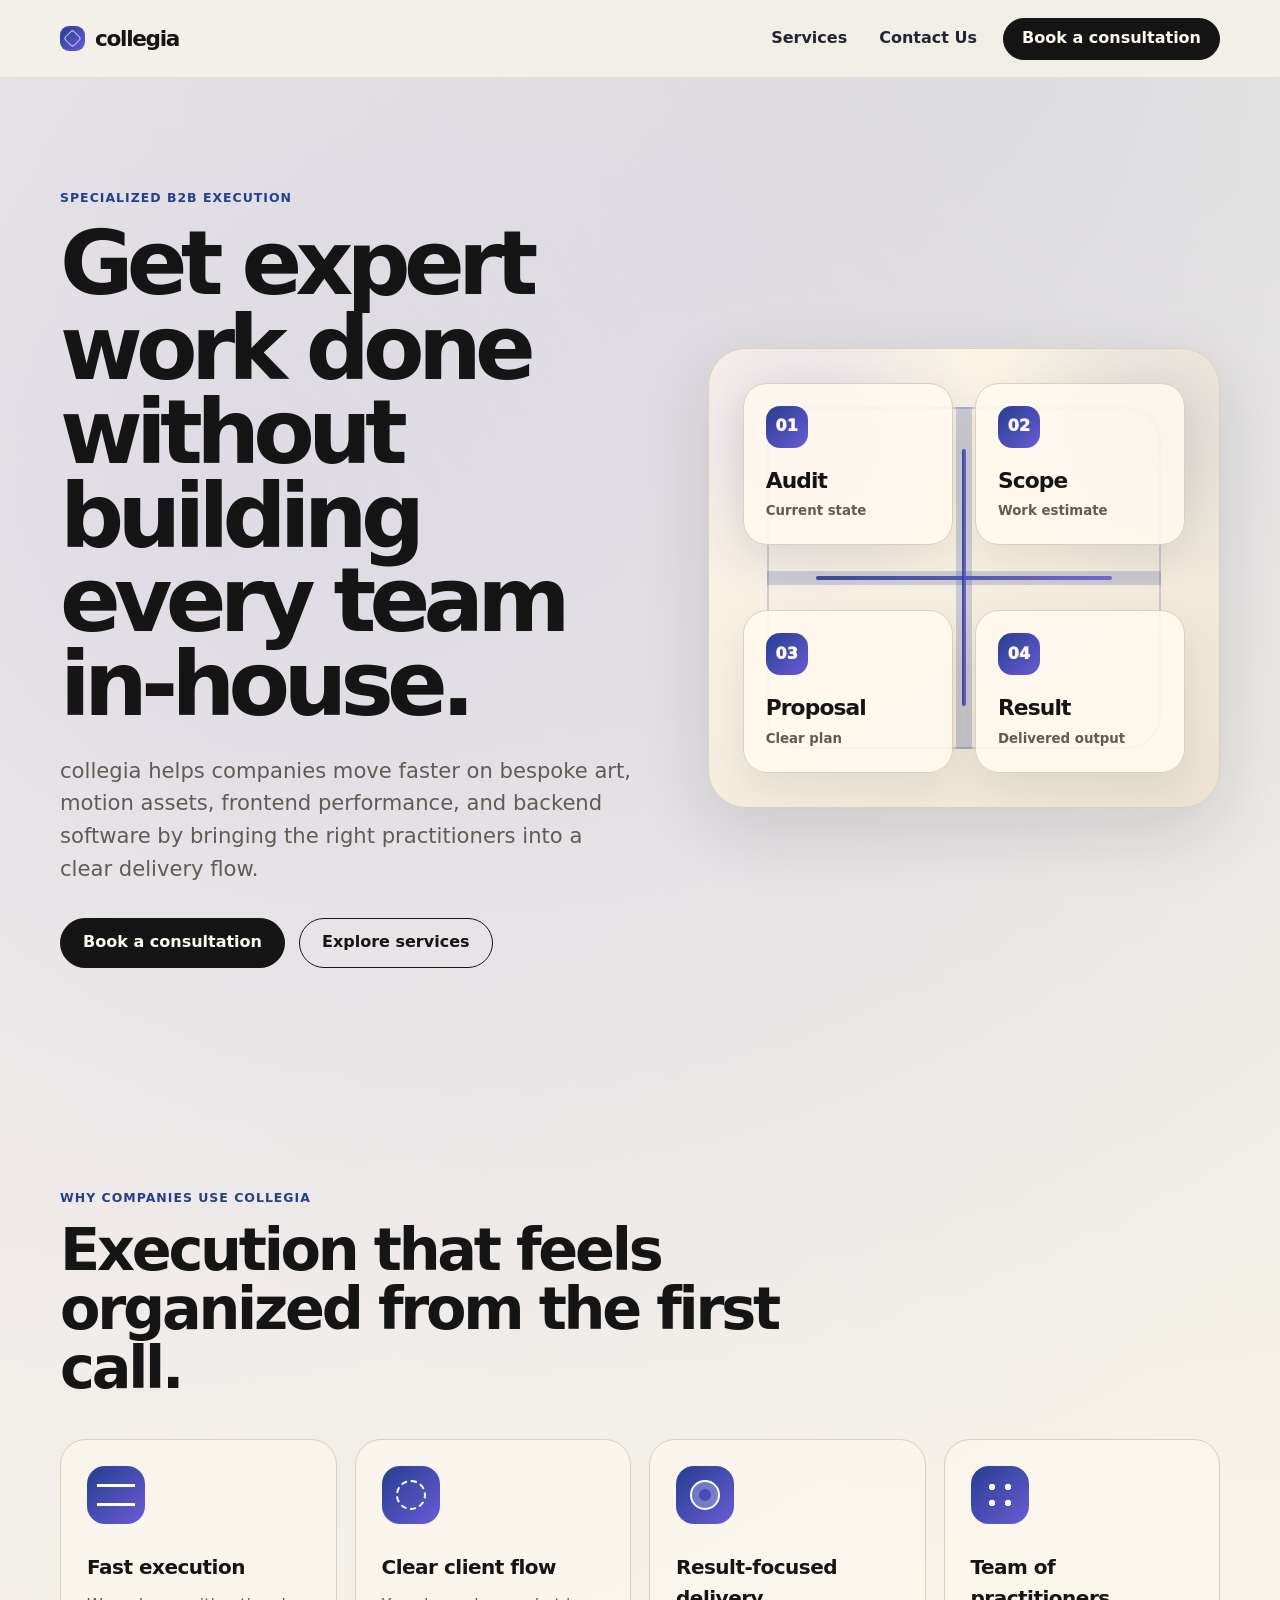
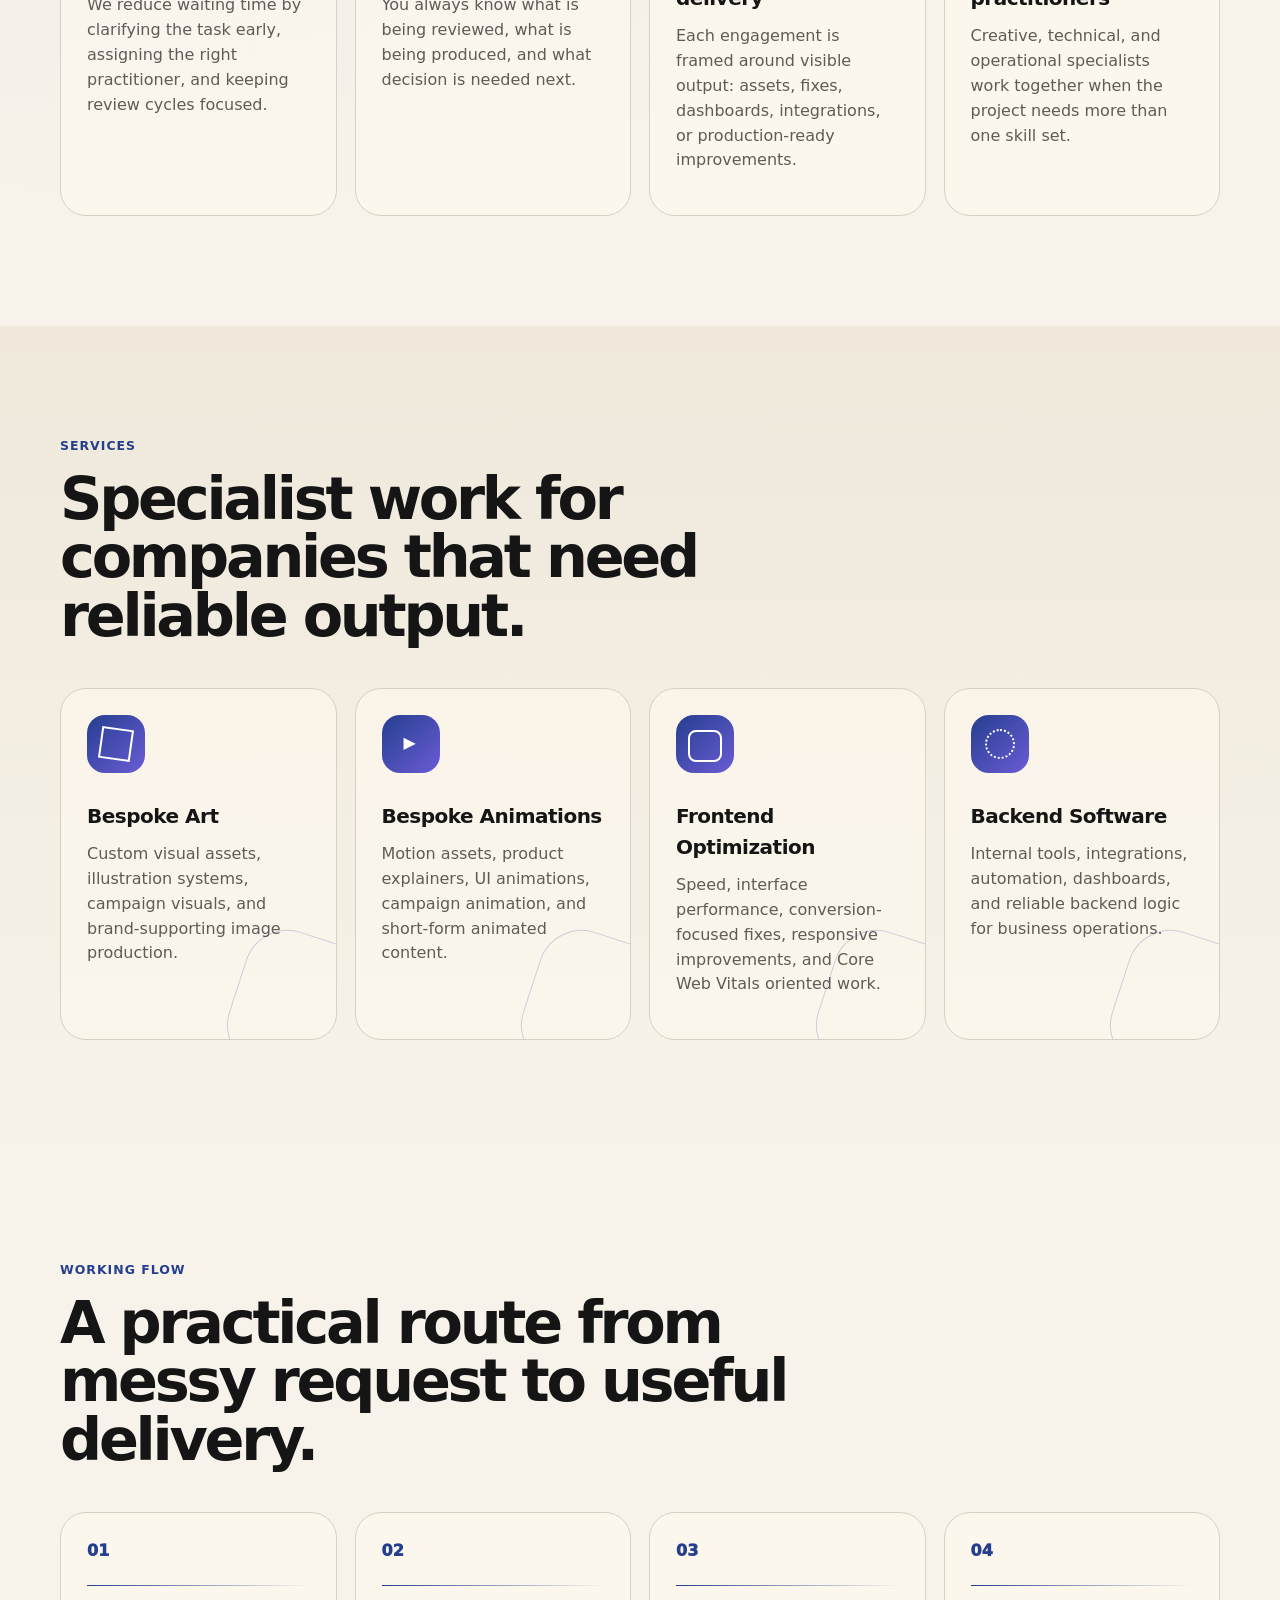
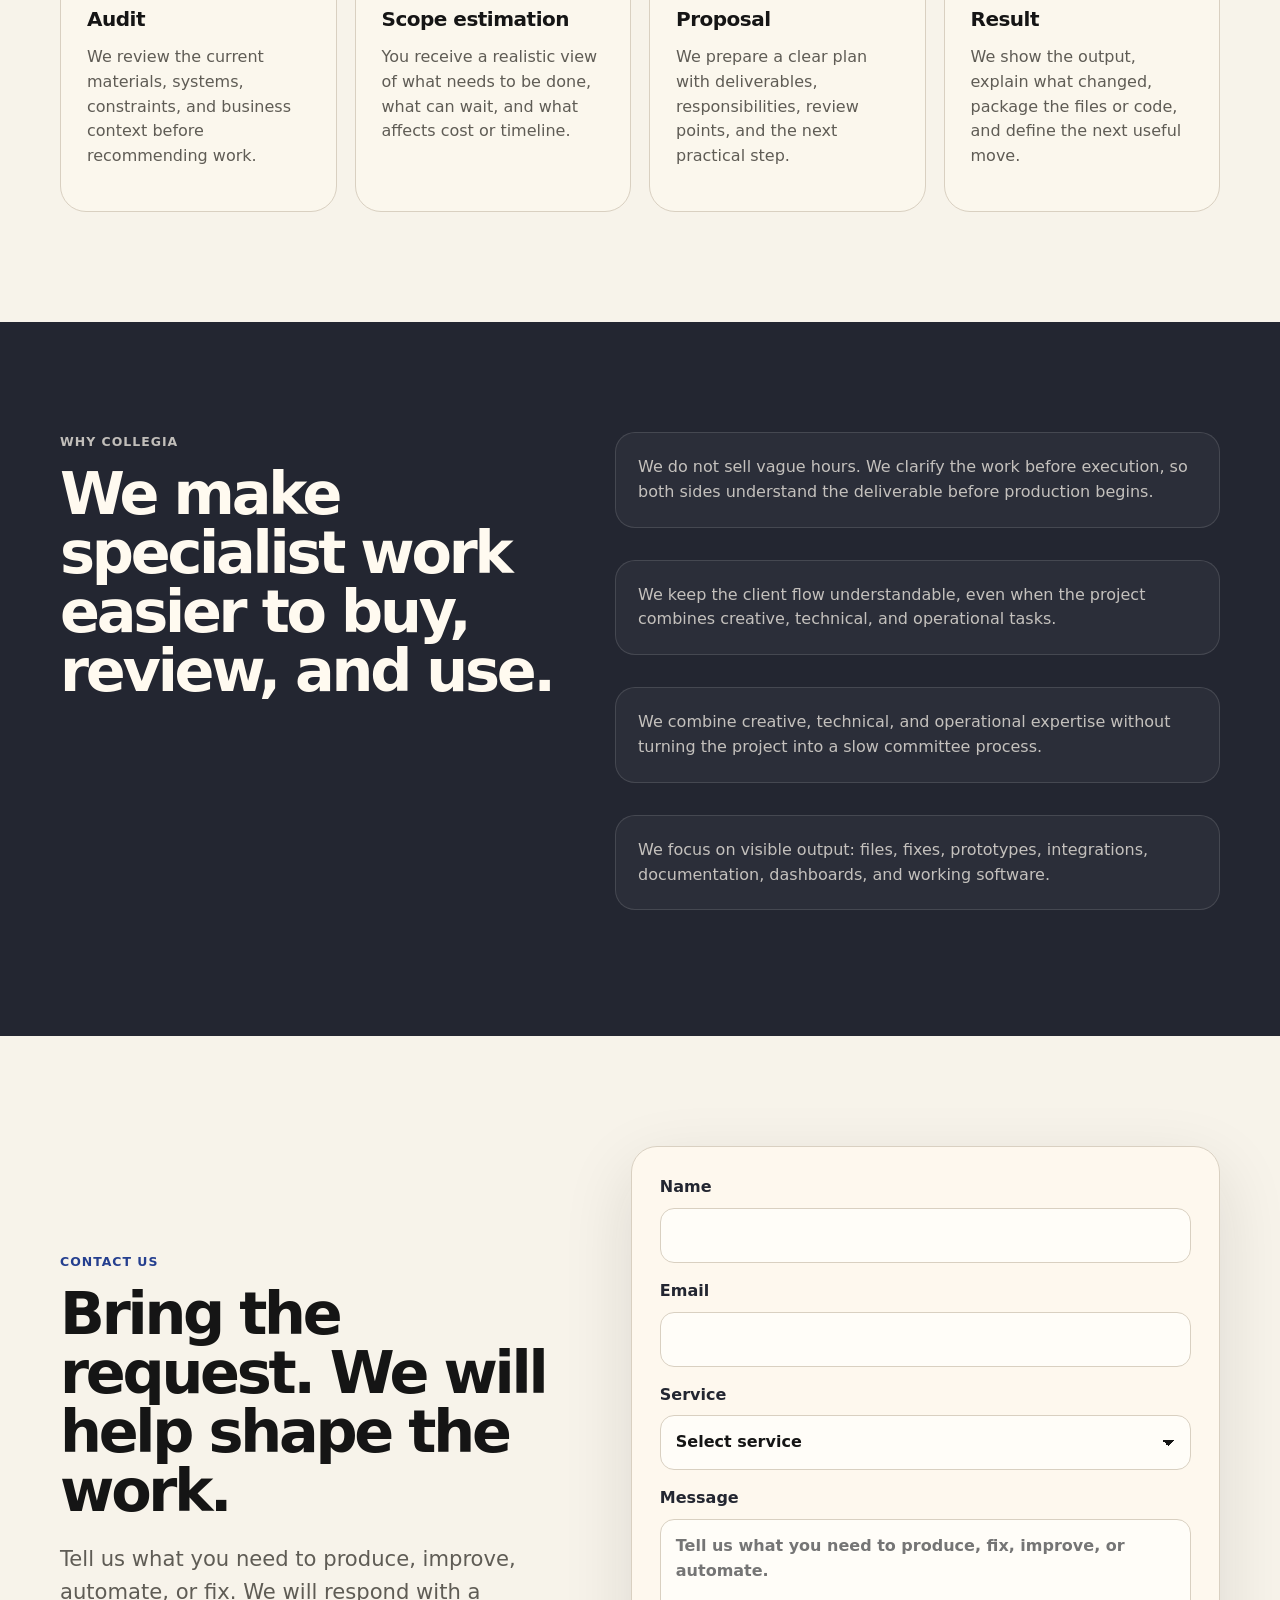
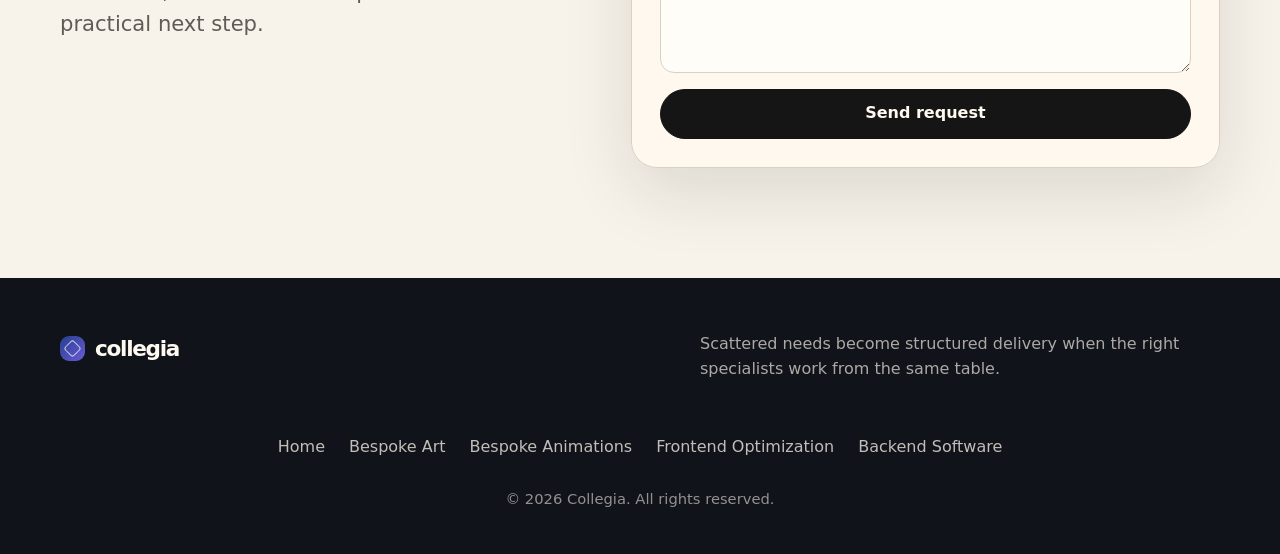
<file: index.html>
<!DOCTYPE html>
<html lang="en">
<head>
  <!-- Google Tag Manager -->
<script>(function(w,d,s,l,i){w[l]=w[l]||[];w[l].push({'gtm.start':
new Date().getTime(),event:'gtm.js'});var f=d.getElementsByTagName(s)[0],
j=d.createElement(s),dl=l!='dataLayer'?'&l='+l:'';j.async=true;j.src=
'https://www.googletagmanager.com/gtm.js?id='+i+dl;f.parentNode.insertBefore(j,f);
})(window,document,'script','dataLayer','GTM-MFV5GR7L');</script>
<!-- End Google Tag Manager -->
  <meta charset="UTF-8">
  <meta name="viewport" content="width=device-width, initial-scale=1.0">

  <title>collegia | B2B execution for art, animation, frontend, and backend</title>
  <meta name="description" content="collegia helps companies get specialized B2B execution in bespoke art, animation, frontend optimization, and backend software without building every capability in-house.">
  <meta name="robots" content="index, follow">
  <meta property="og:title" content="collegia | B2B execution for art, animation, frontend, and backend">
  <meta property="og:description" content="collegia helps companies get specialized B2B execution in bespoke art, animation, frontend optimization, and backend software without building every capability in-house.">
  <meta property="og:type" content="website">

  <link rel="stylesheet" href="style.css">
</head>
<body class="home-page">
  <!-- Google Tag Manager (noscript) -->
<noscript><iframe src="https://www.googletagmanager.com/ns.html?id=GTM-MFV5GR7L"
height="0" width="0" style="display:none;visibility:hidden"></iframe></noscript>
<!-- End Google Tag Manager (noscript) -->
<header class="site-header" data-header>
  <a class="logo" href="index.html" aria-label="collegia home">
    <span class="logo-mark" aria-hidden="true"></span>
    <span class="logo-text">collegia</span>
  </a>

  <button class="menu-toggle" type="button" data-menu-toggle aria-label="Open navigation menu" aria-expanded="false">
    <span></span>
    <span></span>
  </button>

  <nav class="main-nav" data-nav aria-label="Main navigation">
    <div class="dropdown">
      <button class="nav-link dropdown-toggle" type="button" data-dropdown-toggle aria-expanded="false">Services</button>
      <div class="dropdown-menu" aria-label="Services menu">
        <a href="bespoke-art.html">Bespoke Art</a>
        <a href="bespoke-animations.html">Bespoke Animations</a>
        <a href="frontend-optimization.html">Frontend Optimization</a>
        <a href="backend-software.html">Backend Software</a>
      </div>
    </div>
    <a class="nav-link" href="#contact">Contact Us</a>
    <a class="btn btn-small" href="#contact" data-open-contact>Book a consultation</a>
  </nav>
</header>

<main>

<section class="hero section-pad">
  <div class="container hero-grid">
    <div class="hero-copy reveal">
      <p class="eyebrow">Specialized B2B execution</p>
      <h1>Get expert work done without building every team in-house.</h1>
      <p class="lead">collegia helps companies move faster on bespoke art, motion assets, frontend performance, and backend software by bringing the right practitioners into a clear delivery flow.</p>
      <div class="hero-actions">
        <a class="btn" href="#contact">Book a consultation</a>
        <a class="btn btn-ghost" href="#services">Explore services</a>
      </div>
    </div>

    <div class="hero-visual hero-roadmap-visual reveal delay-1" role="img" aria-label="Clean roadmap graphic showing audit, scope, proposal, and delivery">
      <div class="roadmap-track" aria-hidden="true"></div>
      <div class="roadmap-card visual-step-1">
        <span>01</span>
        <strong>Audit</strong>
        <small>Current state</small>
      </div>
      <div class="roadmap-card visual-step-2">
        <span>02</span>
        <strong>Scope</strong>
        <small>Work estimate</small>
      </div>
      <div class="roadmap-card visual-step-3">
        <span>03</span>
        <strong>Proposal</strong>
        <small>Clear plan</small>
      </div>
      <div class="roadmap-card visual-step-4">
        <span>04</span>
        <strong>Result</strong>
        <small>Delivered output</small>
      </div>
    </div>
  </div>
</section>

<section class="section-pad">
  <div class="container">
    <div class="section-head reveal">
      <p class="eyebrow">Why companies use collegia</p>
      <h2>Execution that feels organized from the first call.</h2>
    </div>

    <div class="benefit-grid">
      <article class="feature-card reveal">
        <span class="mini-icon speed" aria-hidden="true"></span>
        <h3>Fast execution</h3>
        <p>We reduce waiting time by clarifying the task early, assigning the right practitioner, and keeping review cycles focused.</p>
      </article>
      <article class="feature-card reveal">
        <span class="mini-icon path" aria-hidden="true"></span>
        <h3>Clear client flow</h3>
        <p>You always know what is being reviewed, what is being produced, and what decision is needed next.</p>
      </article>
      <article class="feature-card reveal">
        <span class="mini-icon target" aria-hidden="true"></span>
        <h3>Result-focused delivery</h3>
        <p>Each engagement is framed around visible output: assets, fixes, dashboards, integrations, or production-ready improvements.</p>
      </article>
      <article class="feature-card reveal">
        <span class="mini-icon team" aria-hidden="true"></span>
        <h3>Team of practitioners</h3>
        <p>Creative, technical, and operational specialists work together when the project needs more than one skill set.</p>
      </article>
    </div>
  </div>
</section>

<section class="section-pad soft-section" id="services">
  <div class="container">
    <div class="section-head reveal">
      <p class="eyebrow">Services</p>
      <h2>Specialist work for companies that need reliable output.</h2>
    </div>

    <div class="service-grid">
      <a class="service-card reveal" href="bespoke-art.html">
        <span class="service-art" aria-hidden="true"></span>
        <h3>Bespoke Art</h3>
        <p>Custom visual assets, illustration systems, campaign visuals, and brand-supporting image production.</p>
      </a>
      <a class="service-card reveal" href="bespoke-animations.html">
        <span class="service-motion" aria-hidden="true"></span>
        <h3>Bespoke Animations</h3>
        <p>Motion assets, product explainers, UI animations, campaign animation, and short-form animated content.</p>
      </a>
      <a class="service-card reveal" href="frontend-optimization.html">
        <span class="service-front" aria-hidden="true"></span>
        <h3>Frontend Optimization</h3>
        <p>Speed, interface performance, conversion-focused fixes, responsive improvements, and Core Web Vitals oriented work.</p>
      </a>
      <a class="service-card reveal" href="backend-software.html">
        <span class="service-back" aria-hidden="true"></span>
        <h3>Backend Software</h3>
        <p>Internal tools, integrations, automation, dashboards, and reliable backend logic for business operations.</p>
      </a>
    </div>
  </div>
</section>

<section class="section-pad">
  <div class="container">
    <div class="section-head reveal">
      <p class="eyebrow">Working flow</p>
      <h2>A practical route from messy request to useful delivery.</h2>
    </div>

    <div class="roadmap">
      <article class="road-step reveal"><span>01</span><h3>Audit</h3><p>We review the current materials, systems, constraints, and business context before recommending work.</p></article>
      <article class="road-step reveal"><span>02</span><h3>Scope estimation</h3><p>You receive a realistic view of what needs to be done, what can wait, and what affects cost or timeline.</p></article>
      <article class="road-step reveal"><span>03</span><h3>Proposal</h3><p>We prepare a clear plan with deliverables, responsibilities, review points, and the next practical step.</p></article>
      <article class="road-step reveal"><span>04</span><h3>Result</h3><p>We show the output, explain what changed, package the files or code, and define the next useful move.</p></article>
    </div>
  </div>
</section>

<section class="section-pad why-section">
  <div class="container why-grid">
    <div class="reveal">
      <p class="eyebrow">Why collegia</p>
      <h2>We make specialist work easier to buy, review, and use.</h2>
    </div>
    <div class="why-list reveal delay-1">
      <p>We do not sell vague hours. We clarify the work before execution, so both sides understand the deliverable before production begins.</p>
      <p>We keep the client flow understandable, even when the project combines creative, technical, and operational tasks.</p>
      <p>We combine creative, technical, and operational expertise without turning the project into a slow committee process.</p>
      <p>We focus on visible output: files, fixes, prototypes, integrations, documentation, dashboards, and working software.</p>
    </div>
  </div>
</section>

<section class="contact-section section-pad" id="contact">
  <div class="container contact-grid">
    <div class="reveal">
      <p class="eyebrow">Contact us</p>
      <h2>Bring the request. We will help shape the work.</h2>
      <p class="lead">Tell us what you need to produce, improve, automate, or fix. We will respond with a practical next step.</p>
    </div>
    <form class="contact-form reveal" action="https://formsubmit.co/arbuzov.h@gmail.com" method="POST">
  <input type="hidden" name="_captcha" value="false">
  <input type="hidden" name="_subject" value="New Collegia Website Lead">
  <input type="hidden" name="_template" value="table">
  <input type="hidden" name="_next" value="https://collegia.biz/thank-you.html">

  <label for="home-name">Name
    <input id="home-name" required name="name" type="text" autocomplete="name">
  </label>

  <label for="home-email">Email
    <input id="home-email" required name="email" type="email" autocomplete="email">
  </label>

  <label for="home-service">Service
    <select id="home-service" name="service">
      <option value="">Select service</option>
      <option value="Bespoke Art">Bespoke Art</option>
      <option value="Bespoke Animations">Bespoke Animations</option>
      <option value="Frontend Optimization">Frontend Optimization</option>
      <option value="Backend Software">Backend Software</option>
      <option value="All">All</option>
    </select>
  </label>

  <label for="home-message">Message
    <textarea id="home-message" name="message" rows="5" placeholder="Tell us what you need to produce, fix, improve, or automate."></textarea>
  </label>

  <button class="btn" type="submit">Send request</button>
</form>
  </div>
</section>

</main>

<footer class="site-footer">
  <div class="container footer-top">
    <a class="logo footer-logo" href="index.html" aria-label="collegia home">
      <span class="logo-mark" aria-hidden="true"></span>
      <span class="logo-text">collegia</span>
    </a>
    <p>Scattered needs become structured delivery when the right specialists work from the same table.</p>
  </div>

  <nav class="footer-nav" aria-label="Footer navigation">
    <a href="index.html">Home</a>
    <a href="bespoke-art.html">Bespoke Art</a>
    <a href="bespoke-animations.html">Bespoke Animations</a>
    <a href="frontend-optimization.html">Frontend Optimization</a>
    <a href="backend-software.html">Backend Software</a>
  </nav>

  <p class="copyright">© 2026 Collegia. All rights reserved.</p>
</footer>
<div class="contact-modal" data-contact-modal aria-hidden="true">
  <div class="modal-backdrop" data-close-modal></div>
  <div class="modal-panel" role="dialog" aria-modal="true" aria-labelledby="modal-title">
    <button class="modal-close" type="button" data-close-modal aria-label="Close contact form">×</button>
    <p class="eyebrow">Consultation</p>
    <h2 id="modal-title">Tell us what needs to move forward.</h2>
    <p class="modal-copy">Share the work, the deadline, and the current situation. We will respond with a practical next step.</p>
<form class="contact-form reveal" action="https://formsubmit.co/arbuzov.h@gmail.com" method="POST">
  <input type="hidden" name="_captcha" value="false">
  <input type="hidden" name="_subject" value="New Collegia Website Lead">
  <input type="hidden" name="_template" value="table">
  <input type="hidden" name="_next" value="https://collegia.biz/thank-you.html">

  <label for="modal-name">Name
    <input id="modal-name" required name="name" type="text" autocomplete="name">
  </label>

  <label for="modal-email">Email
    <input id="modal-email" required name="email" type="email" autocomplete="email">
  </label>

  <label for="modal-service">Service
    <select id="modal-service" name="service">
      <option value="">Select service</option>
      <option value="Bespoke Art">Bespoke Art</option>
      <option value="Bespoke Animations">Bespoke Animations</option>
      <option value="Frontend Optimization">Frontend Optimization</option>
      <option value="Backend Software">Backend Software</option>
      <option value="All">All</option>
    </select>
  </label>

  <label for="modal-message">Message
    <textarea id="modal-message" name="message" rows="5" placeholder="Tell us what you need to produce, fix, improve, or automate."></textarea>
  </label>

  <button class="btn" type="submit">Send request</button>
</form>
  </div>
</div>

<script src="script.js"></script>
</body>
</html>
</file>
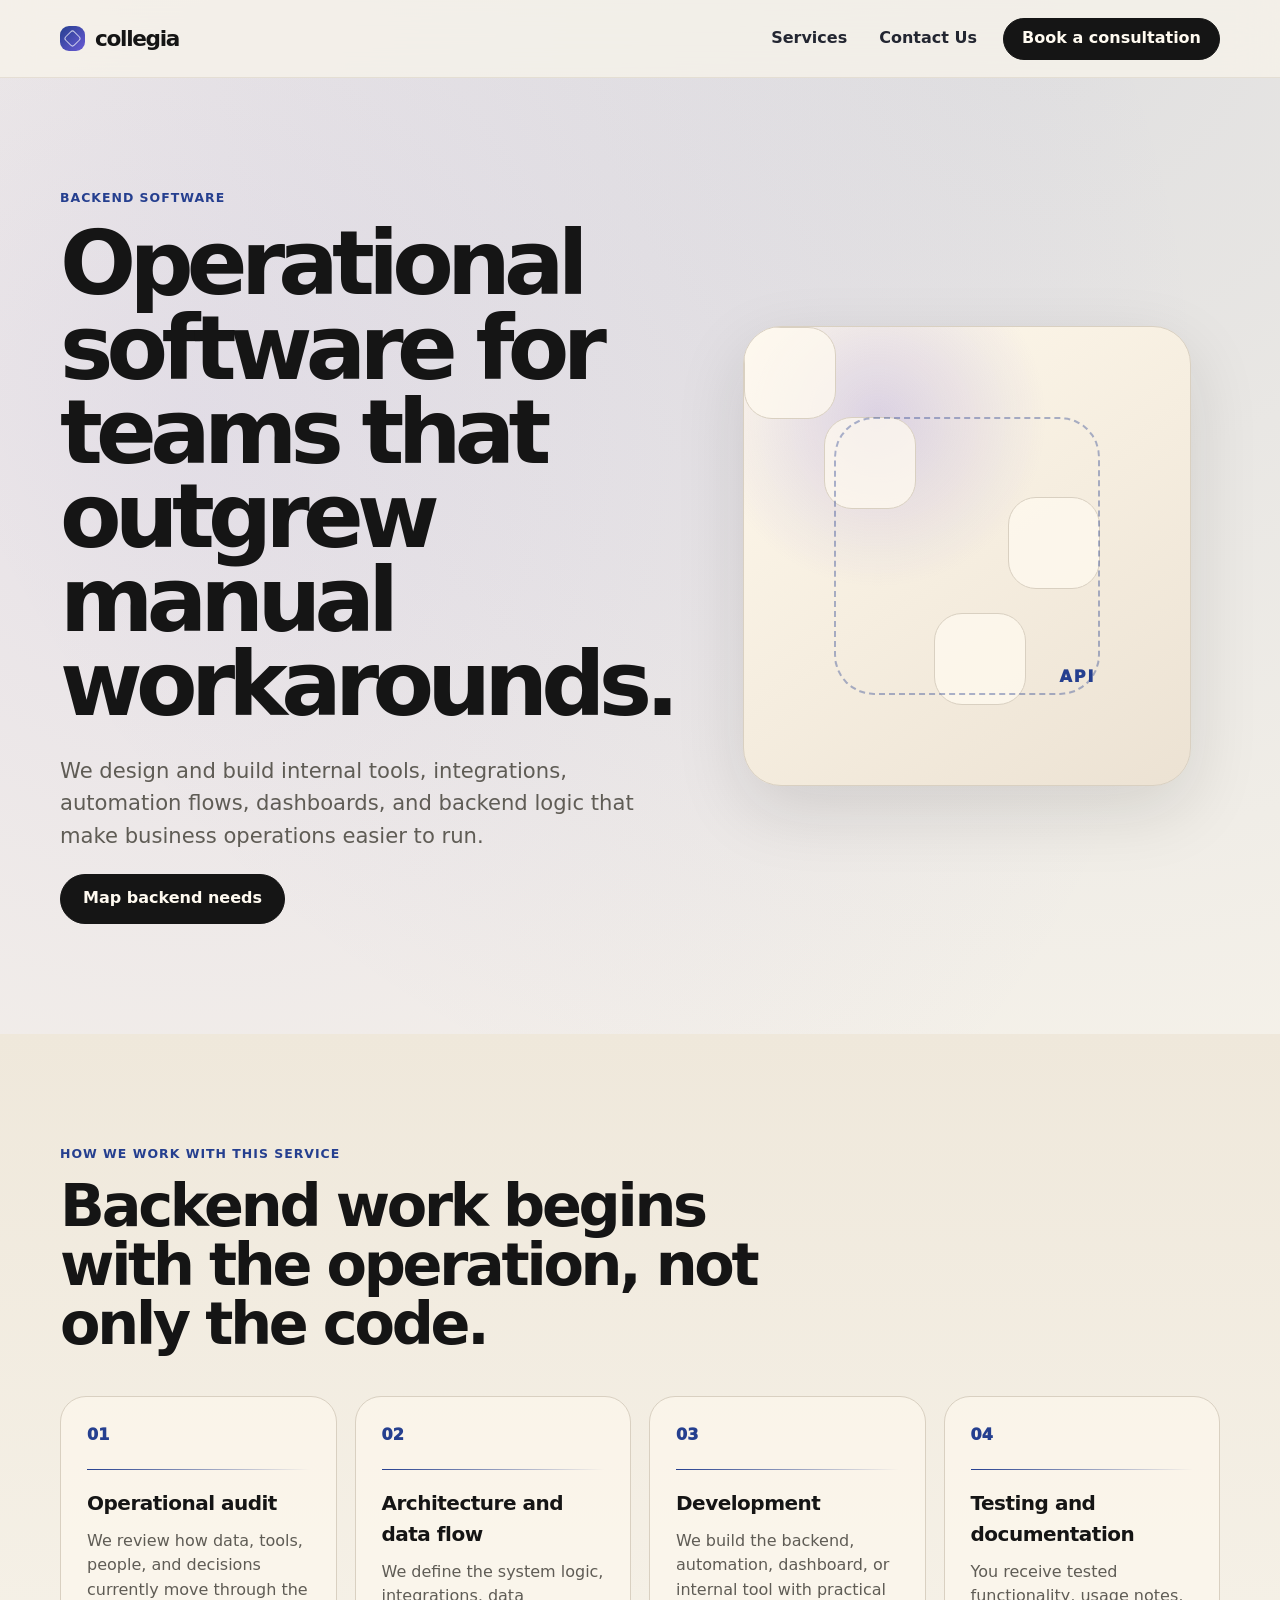
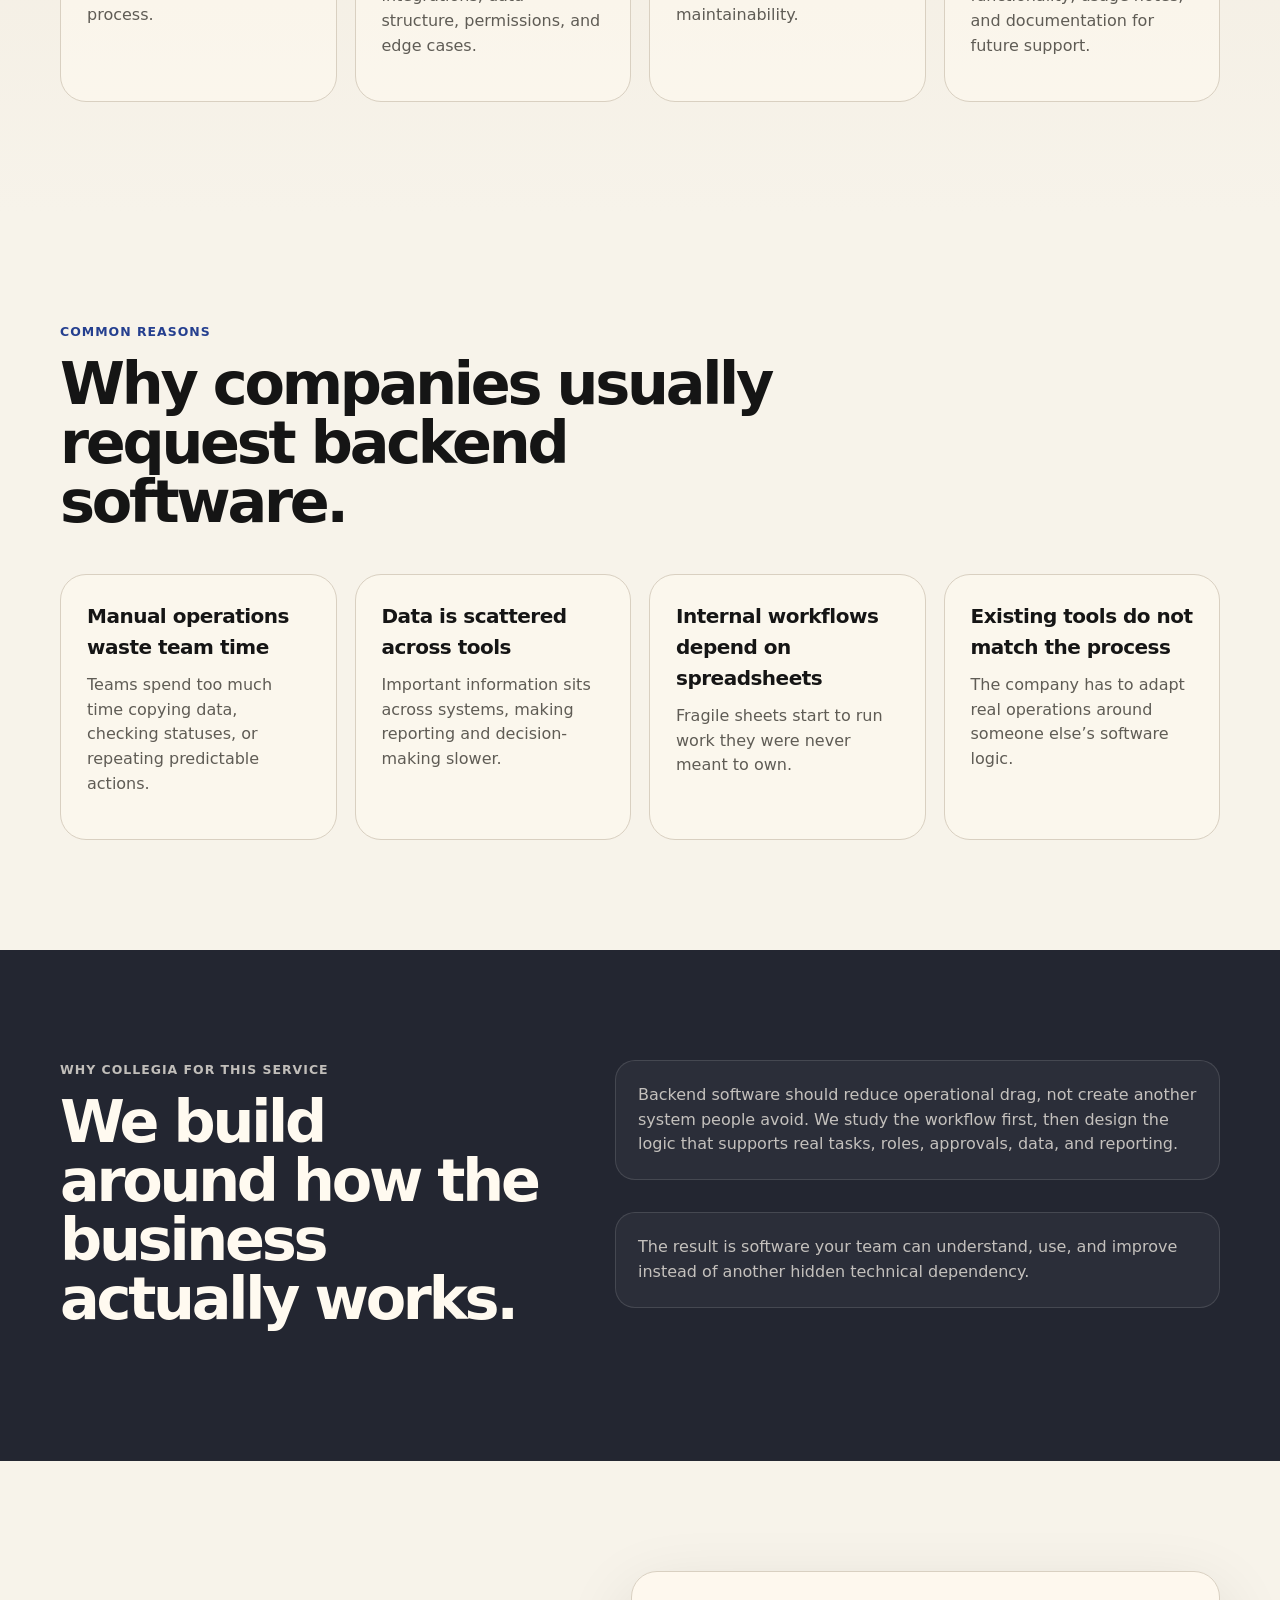
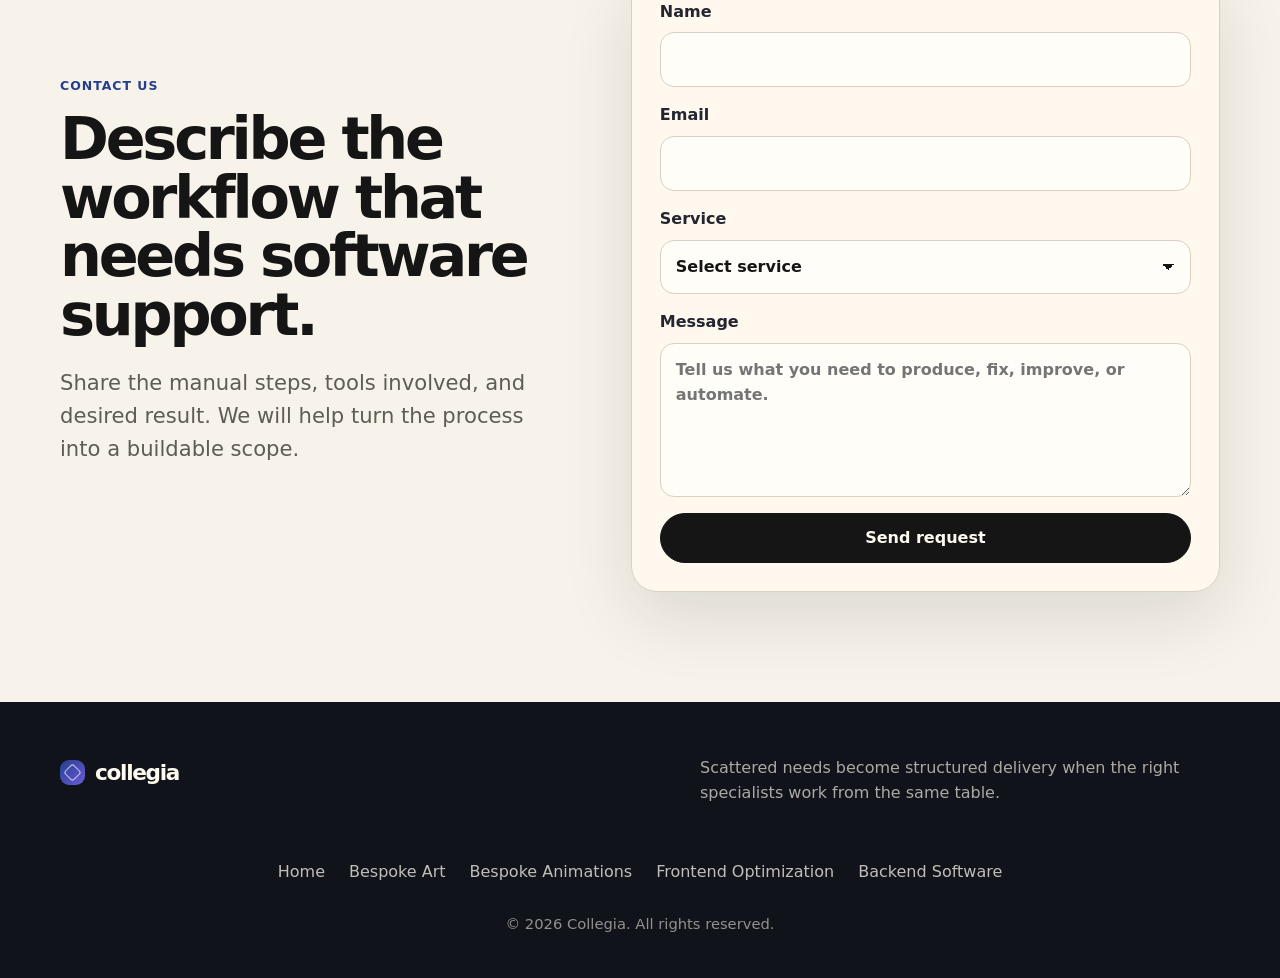
<file: backend-software.html>
<!DOCTYPE html>
<html lang="en">
<head>
  <!-- Google Tag Manager -->
<script>(function(w,d,s,l,i){w[l]=w[l]||[];w[l].push({'gtm.start':
new Date().getTime(),event:'gtm.js'});var f=d.getElementsByTagName(s)[0],
j=d.createElement(s),dl=l!='dataLayer'?'&l='+l:'';j.async=true;j.src=
'https://www.googletagmanager.com/gtm.js?id='+i+dl;f.parentNode.insertBefore(j,f);
})(window,document,'script','dataLayer','GTM-MFV5GR7L');</script>
<!-- End Google Tag Manager -->
  <meta charset="UTF-8">
  <meta name="viewport" content="width=device-width, initial-scale=1.0">

  <title>Backend Software | collegia</title>
  <meta name="description" content="Backend software for internal tools, integrations, automation, dashboards, APIs, and reliable operational workflows.">
  <meta name="robots" content="index, follow">
  <meta property="og:title" content="Backend Software | collegia">
  <meta property="og:description" content="Backend software for internal tools, integrations, automation, dashboards, APIs, and reliable operational workflows.">
  <meta property="og:type" content="website">

  <link rel="stylesheet" href="style.css">
</head>
<body class="page-back">
  <!-- Google Tag Manager (noscript) -->
<noscript><iframe src="https://www.googletagmanager.com/ns.html?id=GTM-MFV5GR7L"
height="0" width="0" style="display:none;visibility:hidden"></iframe></noscript>
<!-- End Google Tag Manager (noscript) -->
<header class="site-header" data-header>
  <a class="logo" href="index.html" aria-label="collegia home">
    <span class="logo-mark" aria-hidden="true"></span>
    <span class="logo-text">collegia</span>
  </a>

  <button class="menu-toggle" type="button" data-menu-toggle aria-label="Open navigation menu" aria-expanded="false">
    <span></span>
    <span></span>
  </button>

  <nav class="main-nav" data-nav aria-label="Main navigation">
    <div class="dropdown">
      <button class="nav-link dropdown-toggle" type="button" data-dropdown-toggle aria-expanded="false">Services</button>
      <div class="dropdown-menu" aria-label="Services menu">
        <a href="bespoke-art.html">Bespoke Art</a>
        <a href="bespoke-animations.html">Bespoke Animations</a>
        <a href="frontend-optimization.html">Frontend Optimization</a>
        <a href="backend-software.html">Backend Software</a>
      </div>
    </div>
    <a class="nav-link" href="#contact">Contact Us</a>
    <a class="btn btn-small" href="#contact" data-open-contact>Book a consultation</a>
  </nav>
</header>

<main>

<section class="hero section-pad service-hero">
  <div class="container hero-grid">
    <div class="reveal">
      <p class="eyebrow">Backend Software</p>
      <h1>Operational software for teams that outgrew manual workarounds.</h1>
      <p class="lead">We design and build internal tools, integrations, automation flows, dashboards, and backend logic that make business operations easier to run.</p>
      <a class="btn" href="#contact">Map backend needs</a>
    </div>
    <div class="backend-visual service-visual reveal delay-1" role="img" aria-label="Abstract visual for Backend Software">
      <span></span><span></span><span></span><span></span><i></i><b></b><em></em>
    </div>
  </div>
</section>

<section class="section-pad soft-section">
  <div class="container">
    <div class="section-head reveal">
      <p class="eyebrow">How we work with this service</p>
      <h2>Backend work begins with the operation, not only the code.</h2>
    </div>
    <div class="roadmap four">
      <article class="road-step reveal"><span>01</span><h3>Operational audit</h3><p>We review how data, tools, people, and decisions currently move through the process.</p></article>
<article class="road-step reveal"><span>02</span><h3>Architecture and data flow</h3><p>We define the system logic, integrations, data structure, permissions, and edge cases.</p></article>
<article class="road-step reveal"><span>03</span><h3>Development</h3><p>We build the backend, automation, dashboard, or internal tool with practical maintainability.</p></article>
<article class="road-step reveal"><span>04</span><h3>Testing and documentation</h3><p>You receive tested functionality, usage notes, and documentation for future support.</p></article>
    </div>
  </div>
</section>

<section class="section-pad">
  <div class="container">
    <div class="section-head reveal">
      <p class="eyebrow">Common reasons</p>
      <h2>Why companies usually request backend software.</h2>
    </div>
    <div class="benefit-grid">
      <article class="feature-card reveal"><h3>Manual operations waste team time</h3><p>Teams spend too much time copying data, checking statuses, or repeating predictable actions.</p></article>
<article class="feature-card reveal"><h3>Data is scattered across tools</h3><p>Important information sits across systems, making reporting and decision-making slower.</p></article>
<article class="feature-card reveal"><h3>Internal workflows depend on spreadsheets</h3><p>Fragile sheets start to run work they were never meant to own.</p></article>
<article class="feature-card reveal"><h3>Existing tools do not match the process</h3><p>The company has to adapt real operations around someone else’s software logic.</p></article>
    </div>
  </div>
</section>

<section class="section-pad why-section">
  <div class="container why-grid">
    <div class="reveal">
      <p class="eyebrow">Why collegia for this service</p>
      <h2>We build around how the business actually works.</h2>
    </div>
    <div class="why-list reveal delay-1">
      <p>Backend software should reduce operational drag, not create another system people avoid. We study the workflow first, then design the logic that supports real tasks, roles, approvals, data, and reporting.</p>
<p>The result is software your team can understand, use, and improve instead of another hidden technical dependency.</p>
    </div>
  </div>
</section>

<section class="contact-section section-pad" id="contact">
  <div class="container contact-grid">
    <div class="reveal">
      <p class="eyebrow">Contact us</p>
      <h2>Describe the workflow that needs software support.</h2>
      <p class="lead">Share the manual steps, tools involved, and desired result. We will help turn the process into a buildable scope.</p>
    </div>
    <form class="contact-form reveal" action="https://formsubmit.co/arbuzov.h@gmail.com" method="POST">
  <input type="hidden" name="_captcha" value="false">
  <input type="hidden" name="_subject" value="New Collegia Website Lead">
  <input type="hidden" name="_template" value="table">
  <input type="hidden" name="_next" value="https://collegia.biz/thank-you.html">

  <label for="backendsoftware-name">Name
    <input id="backendsoftware-name" required name="name" type="text" autocomplete="name">
  </label>

  <label for="backendsoftware-email">Email
    <input id="backendsoftware-email" required name="email" type="email" autocomplete="email">
  </label>

  <label for="backendsoftware-service">Service
    <select id="backendsoftware-service" name="service">
      <option value="">Select service</option>
      <option value="Bespoke Art">Bespoke Art</option>
      <option value="Bespoke Animations">Bespoke Animations</option>
      <option value="Frontend Optimization">Frontend Optimization</option>
      <option value="Backend Software">Backend Software</option>
      <option value="All">All</option>
    </select>
  </label>

  <label for="backendsoftware-message">Message
    <textarea id="backendsoftware-message" name="message" rows="5" placeholder="Tell us what you need to produce, fix, improve, or automate."></textarea>
  </label>

  <button class="btn" type="submit">Send request</button>
</form>
  </div>
</section>

</main>

<footer class="site-footer">
  <div class="container footer-top">
    <a class="logo footer-logo" href="index.html" aria-label="collegia home">
      <span class="logo-mark" aria-hidden="true"></span>
      <span class="logo-text">collegia</span>
    </a>
    <p>Scattered needs become structured delivery when the right specialists work from the same table.</p>
  </div>

  <nav class="footer-nav" aria-label="Footer navigation">
    <a href="index.html">Home</a>
    <a href="bespoke-art.html">Bespoke Art</a>
    <a href="bespoke-animations.html">Bespoke Animations</a>
    <a href="frontend-optimization.html">Frontend Optimization</a>
    <a href="backend-software.html">Backend Software</a>
  </nav>

  <p class="copyright">© 2026 Collegia. All rights reserved.</p>
</footer>
<div class="contact-modal" data-contact-modal aria-hidden="true">
  <div class="modal-backdrop" data-close-modal></div>
  <div class="modal-panel" role="dialog" aria-modal="true" aria-labelledby="modal-title">
    <button class="modal-close" type="button" data-close-modal aria-label="Close contact form">×</button>
    <p class="eyebrow">Consultation</p>
    <h2 id="modal-title">Tell us what needs to move forward.</h2>
    <p class="modal-copy">Share the work, the deadline, and the current situation. We will respond with a practical next step.</p>
<form class="contact-form reveal" action="https://formsubmit.co/arbuzov.h@gmail.com" method="POST">
  <input type="hidden" name="_captcha" value="false">
  <input type="hidden" name="_subject" value="New Collegia Website Lead">
  <input type="hidden" name="_template" value="table">
  <input type="hidden" name="_next" value="https://collegia.biz/thank-you.html">

  <label for="modal-name">Name
    <input id="modal-name" required name="name" type="text" autocomplete="name">
  </label>

  <label for="modal-email">Email
    <input id="modal-email" required name="email" type="email" autocomplete="email">
  </label>

  <label for="modal-service">Service
    <select id="modal-service" name="service">
      <option value="">Select service</option>
      <option value="Bespoke Art">Bespoke Art</option>
      <option value="Bespoke Animations">Bespoke Animations</option>
      <option value="Frontend Optimization">Frontend Optimization</option>
      <option value="Backend Software">Backend Software</option>
      <option value="All">All</option>
    </select>
  </label>

  <label for="modal-message">Message
    <textarea id="modal-message" name="message" rows="5" placeholder="Tell us what you need to produce, fix, improve, or automate."></textarea>
  </label>

  <button class="btn" type="submit">Send request</button>
</form>
  </div>
</div>

<script src="script.js"></script>
</body>
</html>
</file>
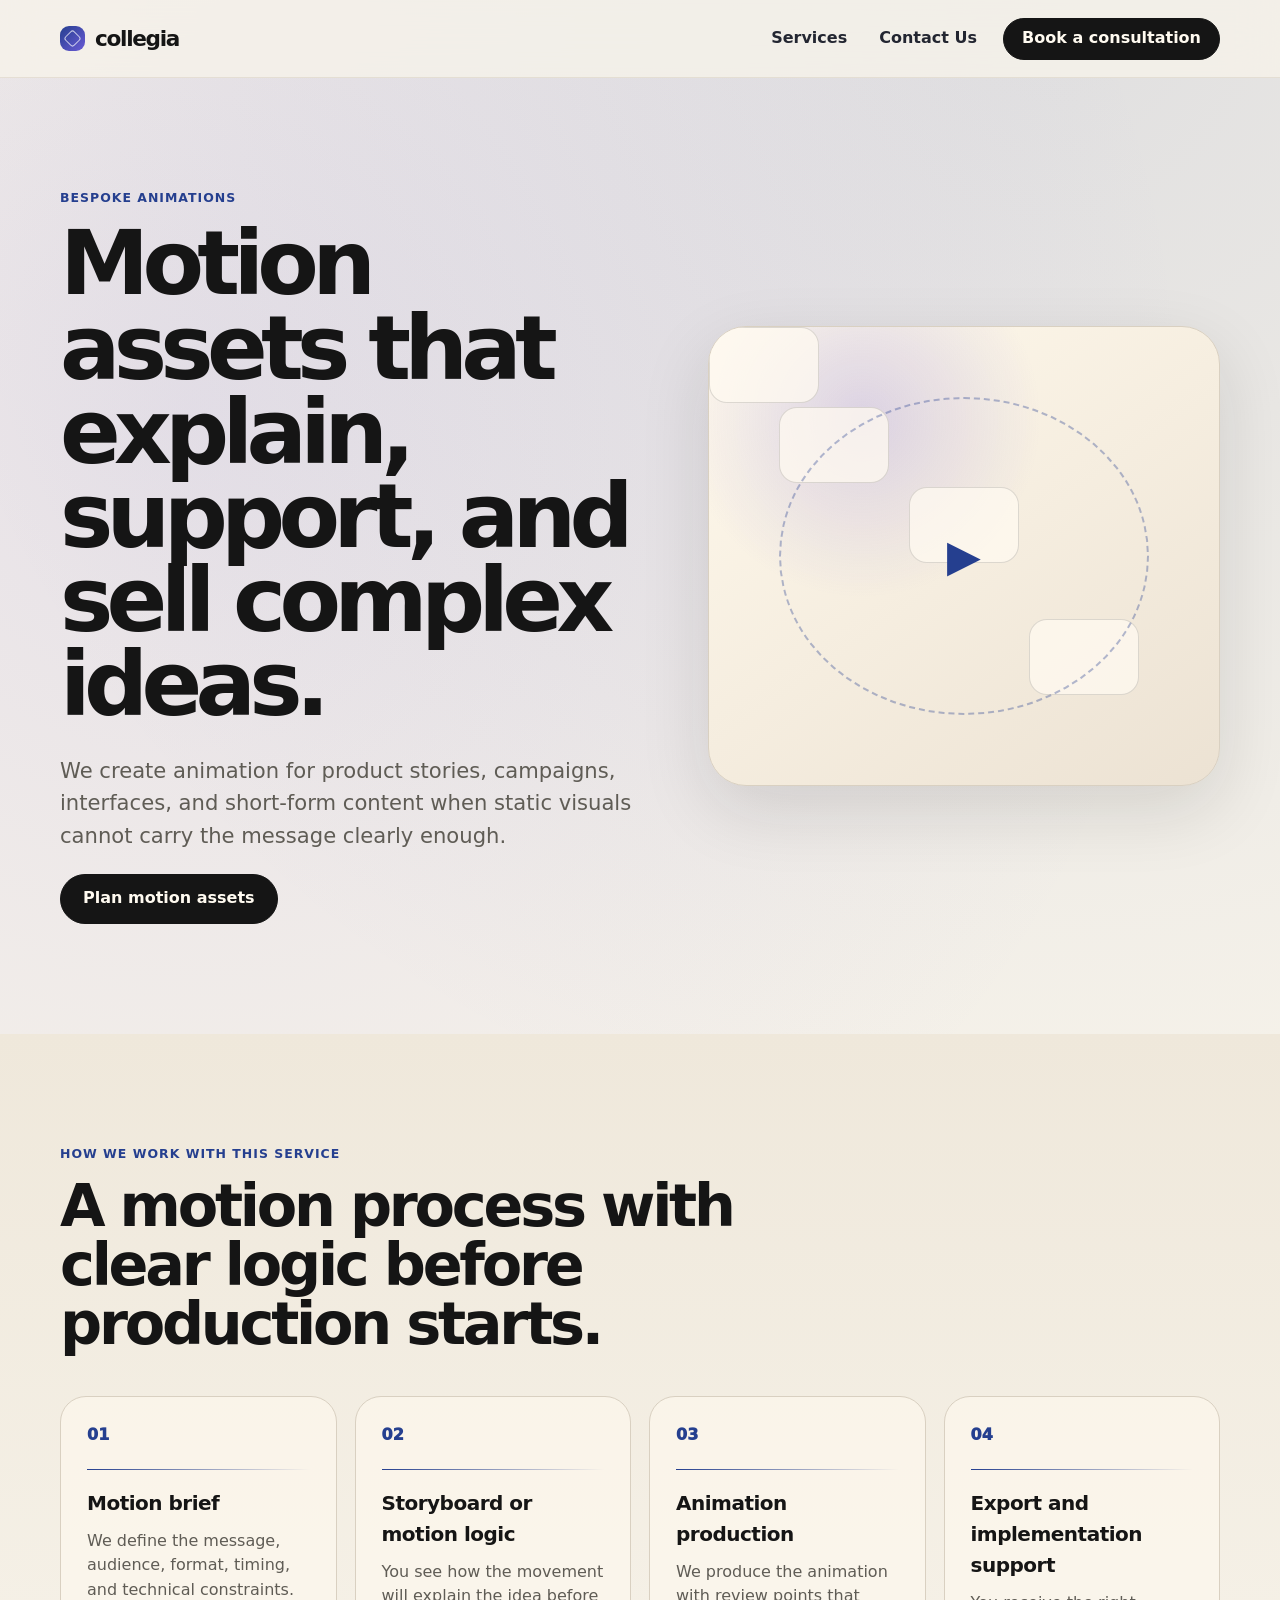
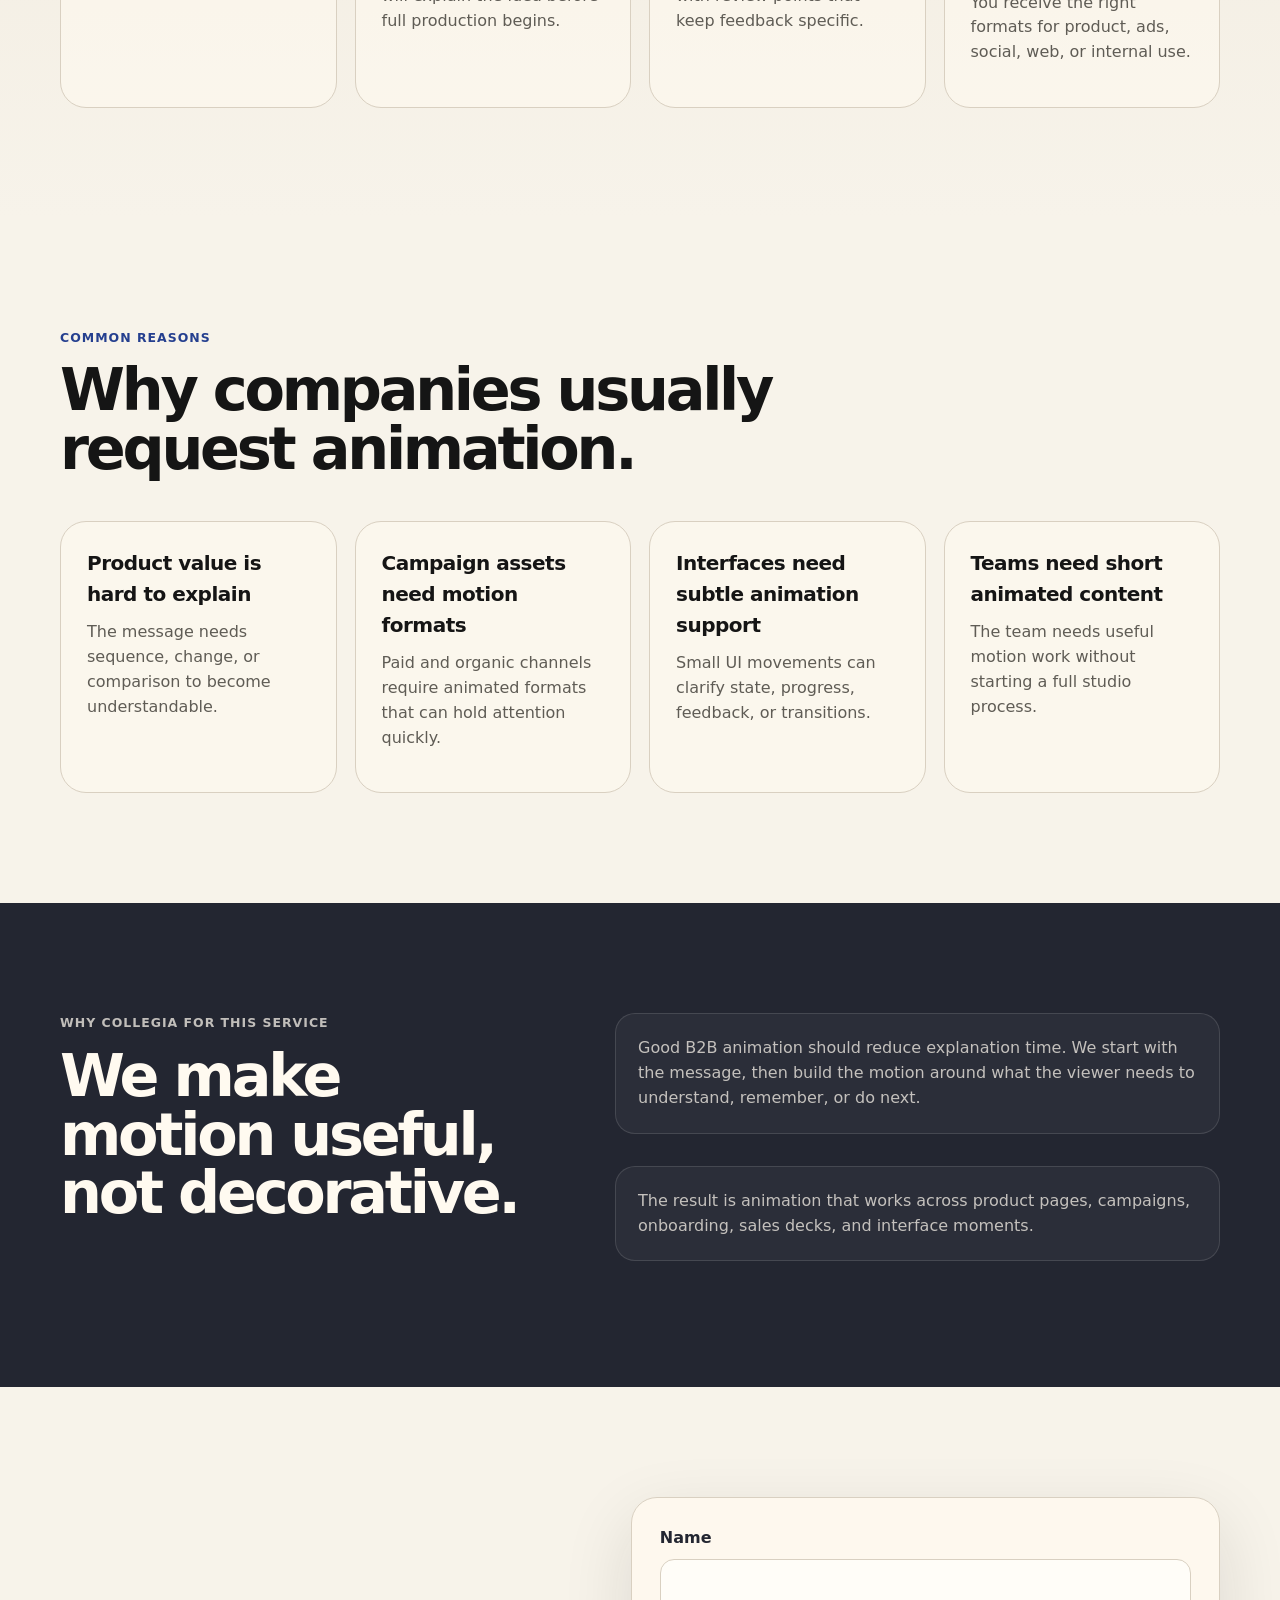
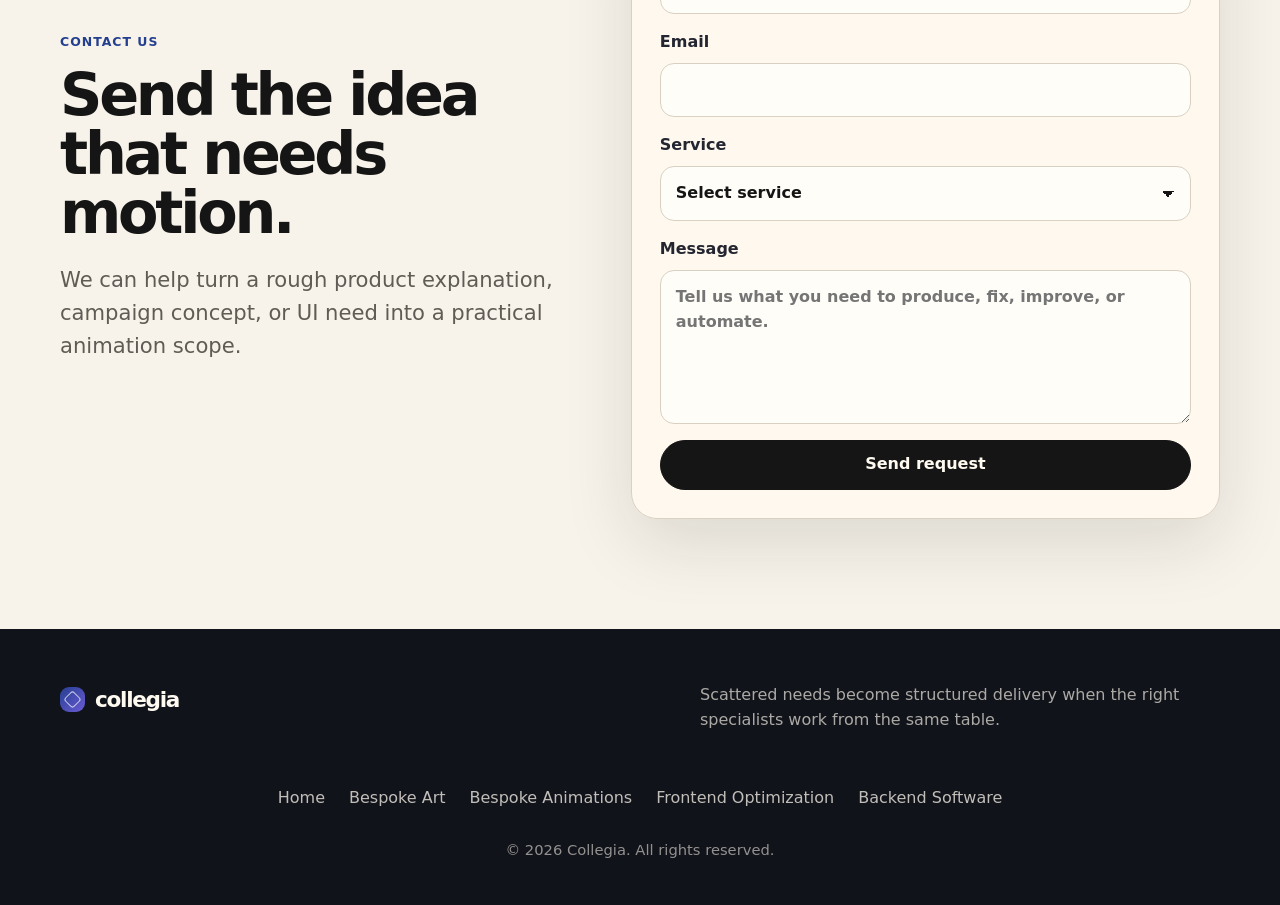
<file: bespoke-animations.html>
<!DOCTYPE html>
<html lang="en">
<head>
  <!-- Google Tag Manager -->
<script>(function(w,d,s,l,i){w[l]=w[l]||[];w[l].push({'gtm.start':
new Date().getTime(),event:'gtm.js'});var f=d.getElementsByTagName(s)[0],
j=d.createElement(s),dl=l!='dataLayer'?'&l='+l:'';j.async=true;j.src=
'https://www.googletagmanager.com/gtm.js?id='+i+dl;f.parentNode.insertBefore(j,f);
})(window,document,'script','dataLayer','GTM-MFV5GR7L');</script>
<!-- End Google Tag Manager -->
  <meta charset="UTF-8">
  <meta name="viewport" content="width=device-width, initial-scale=1.0">

  <title>Bespoke Animations | collegia</title>
  <meta name="description" content="Motion assets, product explainers, UI animations, campaign animation, and short-form animated content for B2B teams.">
  <meta name="robots" content="index, follow">
  <meta property="og:title" content="Bespoke Animations | collegia">
  <meta property="og:description" content="Motion assets, product explainers, UI animations, campaign animation, and short-form animated content for B2B teams.">
  <meta property="og:type" content="website">

  <link rel="stylesheet" href="style.css">
</head>
<body class="page-motion">
  <!-- Google Tag Manager (noscript) -->
<noscript><iframe src="https://www.googletagmanager.com/ns.html?id=GTM-MFV5GR7L"
height="0" width="0" style="display:none;visibility:hidden"></iframe></noscript>
<!-- End Google Tag Manager (noscript) -->
<header class="site-header" data-header>
  <a class="logo" href="index.html" aria-label="collegia home">
    <span class="logo-mark" aria-hidden="true"></span>
    <span class="logo-text">collegia</span>
  </a>

  <button class="menu-toggle" type="button" data-menu-toggle aria-label="Open navigation menu" aria-expanded="false">
    <span></span>
    <span></span>
  </button>

  <nav class="main-nav" data-nav aria-label="Main navigation">
    <div class="dropdown">
      <button class="nav-link dropdown-toggle" type="button" data-dropdown-toggle aria-expanded="false">Services</button>
      <div class="dropdown-menu" aria-label="Services menu">
        <a href="bespoke-art.html">Bespoke Art</a>
        <a href="bespoke-animations.html">Bespoke Animations</a>
        <a href="frontend-optimization.html">Frontend Optimization</a>
        <a href="backend-software.html">Backend Software</a>
      </div>
    </div>
    <a class="nav-link" href="#contact">Contact Us</a>
    <a class="btn btn-small" href="#contact" data-open-contact>Book a consultation</a>
  </nav>
</header>

<main>

<section class="hero section-pad service-hero">
  <div class="container hero-grid">
    <div class="reveal">
      <p class="eyebrow">Bespoke Animations</p>
      <h1>Motion assets that explain, support, and sell complex ideas.</h1>
      <p class="lead">We create animation for product stories, campaigns, interfaces, and short-form content when static visuals cannot carry the message clearly enough.</p>
      <a class="btn" href="#contact">Plan motion assets</a>
    </div>
    <div class="motion-visual service-visual reveal delay-1" role="img" aria-label="Abstract visual for Bespoke Animations">
      <span></span><span></span><span></span><span></span><i></i><b></b><em></em>
    </div>
  </div>
</section>

<section class="section-pad soft-section">
  <div class="container">
    <div class="section-head reveal">
      <p class="eyebrow">How we work with this service</p>
      <h2>A motion process with clear logic before production starts.</h2>
    </div>
    <div class="roadmap four">
      <article class="road-step reveal"><span>01</span><h3>Motion brief</h3><p>We define the message, audience, format, timing, and technical constraints.</p></article>
<article class="road-step reveal"><span>02</span><h3>Storyboard or motion logic</h3><p>You see how the movement will explain the idea before full production begins.</p></article>
<article class="road-step reveal"><span>03</span><h3>Animation production</h3><p>We produce the animation with review points that keep feedback specific.</p></article>
<article class="road-step reveal"><span>04</span><h3>Export and implementation support</h3><p>You receive the right formats for product, ads, social, web, or internal use.</p></article>
    </div>
  </div>
</section>

<section class="section-pad">
  <div class="container">
    <div class="section-head reveal">
      <p class="eyebrow">Common reasons</p>
      <h2>Why companies usually request animation.</h2>
    </div>
    <div class="benefit-grid">
      <article class="feature-card reveal"><h3>Product value is hard to explain</h3><p>The message needs sequence, change, or comparison to become understandable.</p></article>
<article class="feature-card reveal"><h3>Campaign assets need motion formats</h3><p>Paid and organic channels require animated formats that can hold attention quickly.</p></article>
<article class="feature-card reveal"><h3>Interfaces need subtle animation support</h3><p>Small UI movements can clarify state, progress, feedback, or transitions.</p></article>
<article class="feature-card reveal"><h3>Teams need short animated content</h3><p>The team needs useful motion work without starting a full studio process.</p></article>
    </div>
  </div>
</section>

<section class="section-pad why-section">
  <div class="container why-grid">
    <div class="reveal">
      <p class="eyebrow">Why collegia for this service</p>
      <h2>We make motion useful, not decorative.</h2>
    </div>
    <div class="why-list reveal delay-1">
      <p>Good B2B animation should reduce explanation time. We start with the message, then build the motion around what the viewer needs to understand, remember, or do next.</p>
<p>The result is animation that works across product pages, campaigns, onboarding, sales decks, and interface moments.</p>
    </div>
  </div>
</section>

<section class="contact-section section-pad" id="contact">
  <div class="container contact-grid">
    <div class="reveal">
      <p class="eyebrow">Contact us</p>
      <h2>Send the idea that needs motion.</h2>
      <p class="lead">We can help turn a rough product explanation, campaign concept, or UI need into a practical animation scope.</p>
    </div>
    <form class="contact-form reveal" action="https://formsubmit.co/arbuzov.h@gmail.com" method="POST">
  <input type="hidden" name="_captcha" value="false">
  <input type="hidden" name="_subject" value="New Collegia Website Lead">
  <input type="hidden" name="_template" value="table">
  <input type="hidden" name="_next" value="https://collegia.biz/thank-you.html">

  <label for="bespokeanimations-name">Name
    <input id="bespokeanimations-name" required name="name" type="text" autocomplete="name">
  </label>

  <label for="bespokeanimations-email">Email
    <input id="bespokeanimations-email" required name="email" type="email" autocomplete="email">
  </label>

  <label for="bespokeanimations-service">Service
    <select id="bespokeanimations-service" name="service">
      <option value="">Select service</option>
      <option value="Bespoke Art">Bespoke Art</option>
      <option value="Bespoke Animations">Bespoke Animations</option>
      <option value="Frontend Optimization">Frontend Optimization</option>
      <option value="Backend Software">Backend Software</option>
      <option value="All">All</option>
    </select>
  </label>

  <label for="bespokeanimations-message">Message
    <textarea id="bespokeanimations-message" name="message" rows="5" placeholder="Tell us what you need to produce, fix, improve, or automate."></textarea>
  </label>

  <button class="btn" type="submit">Send request</button>
</form>
  </div>
</section>

</main>

<footer class="site-footer">
  <div class="container footer-top">
    <a class="logo footer-logo" href="index.html" aria-label="collegia home">
      <span class="logo-mark" aria-hidden="true"></span>
      <span class="logo-text">collegia</span>
    </a>
    <p>Scattered needs become structured delivery when the right specialists work from the same table.</p>
  </div>

  <nav class="footer-nav" aria-label="Footer navigation">
    <a href="index.html">Home</a>
    <a href="bespoke-art.html">Bespoke Art</a>
    <a href="bespoke-animations.html">Bespoke Animations</a>
    <a href="frontend-optimization.html">Frontend Optimization</a>
    <a href="backend-software.html">Backend Software</a>
  </nav>

  <p class="copyright">© 2026 Collegia. All rights reserved.</p>
</footer>
<div class="contact-modal" data-contact-modal aria-hidden="true">
  <div class="modal-backdrop" data-close-modal></div>
  <div class="modal-panel" role="dialog" aria-modal="true" aria-labelledby="modal-title">
    <button class="modal-close" type="button" data-close-modal aria-label="Close contact form">×</button>
    <p class="eyebrow">Consultation</p>
    <h2 id="modal-title">Tell us what needs to move forward.</h2>
    <p class="modal-copy">Share the work, the deadline, and the current situation. We will respond with a practical next step.</p>
<form class="contact-form reveal" action="https://formsubmit.co/arbuzov.h@gmail.com" method="POST">
  <input type="hidden" name="_captcha" value="false">
  <input type="hidden" name="_subject" value="New Collegia Website Lead">
  <input type="hidden" name="_template" value="table">
  <input type="hidden" name="_next" value="https://collegia.biz/thank-you.html">

  <label for="modal-name">Name
    <input id="modal-name" required name="name" type="text" autocomplete="name">
  </label>

  <label for="modal-email">Email
    <input id="modal-email" required name="email" type="email" autocomplete="email">
  </label>

  <label for="modal-service">Service
    <select id="modal-service" name="service">
      <option value="">Select service</option>
      <option value="Bespoke Art">Bespoke Art</option>
      <option value="Bespoke Animations">Bespoke Animations</option>
      <option value="Frontend Optimization">Frontend Optimization</option>
      <option value="Backend Software">Backend Software</option>
      <option value="All">All</option>
    </select>
  </label>

  <label for="modal-message">Message
    <textarea id="modal-message" name="message" rows="5" placeholder="Tell us what you need to produce, fix, improve, or automate."></textarea>
  </label>

  <button class="btn" type="submit">Send request</button>
</form>
  </div>
</div>

<script src="script.js"></script>
</body>
</html>
</file>
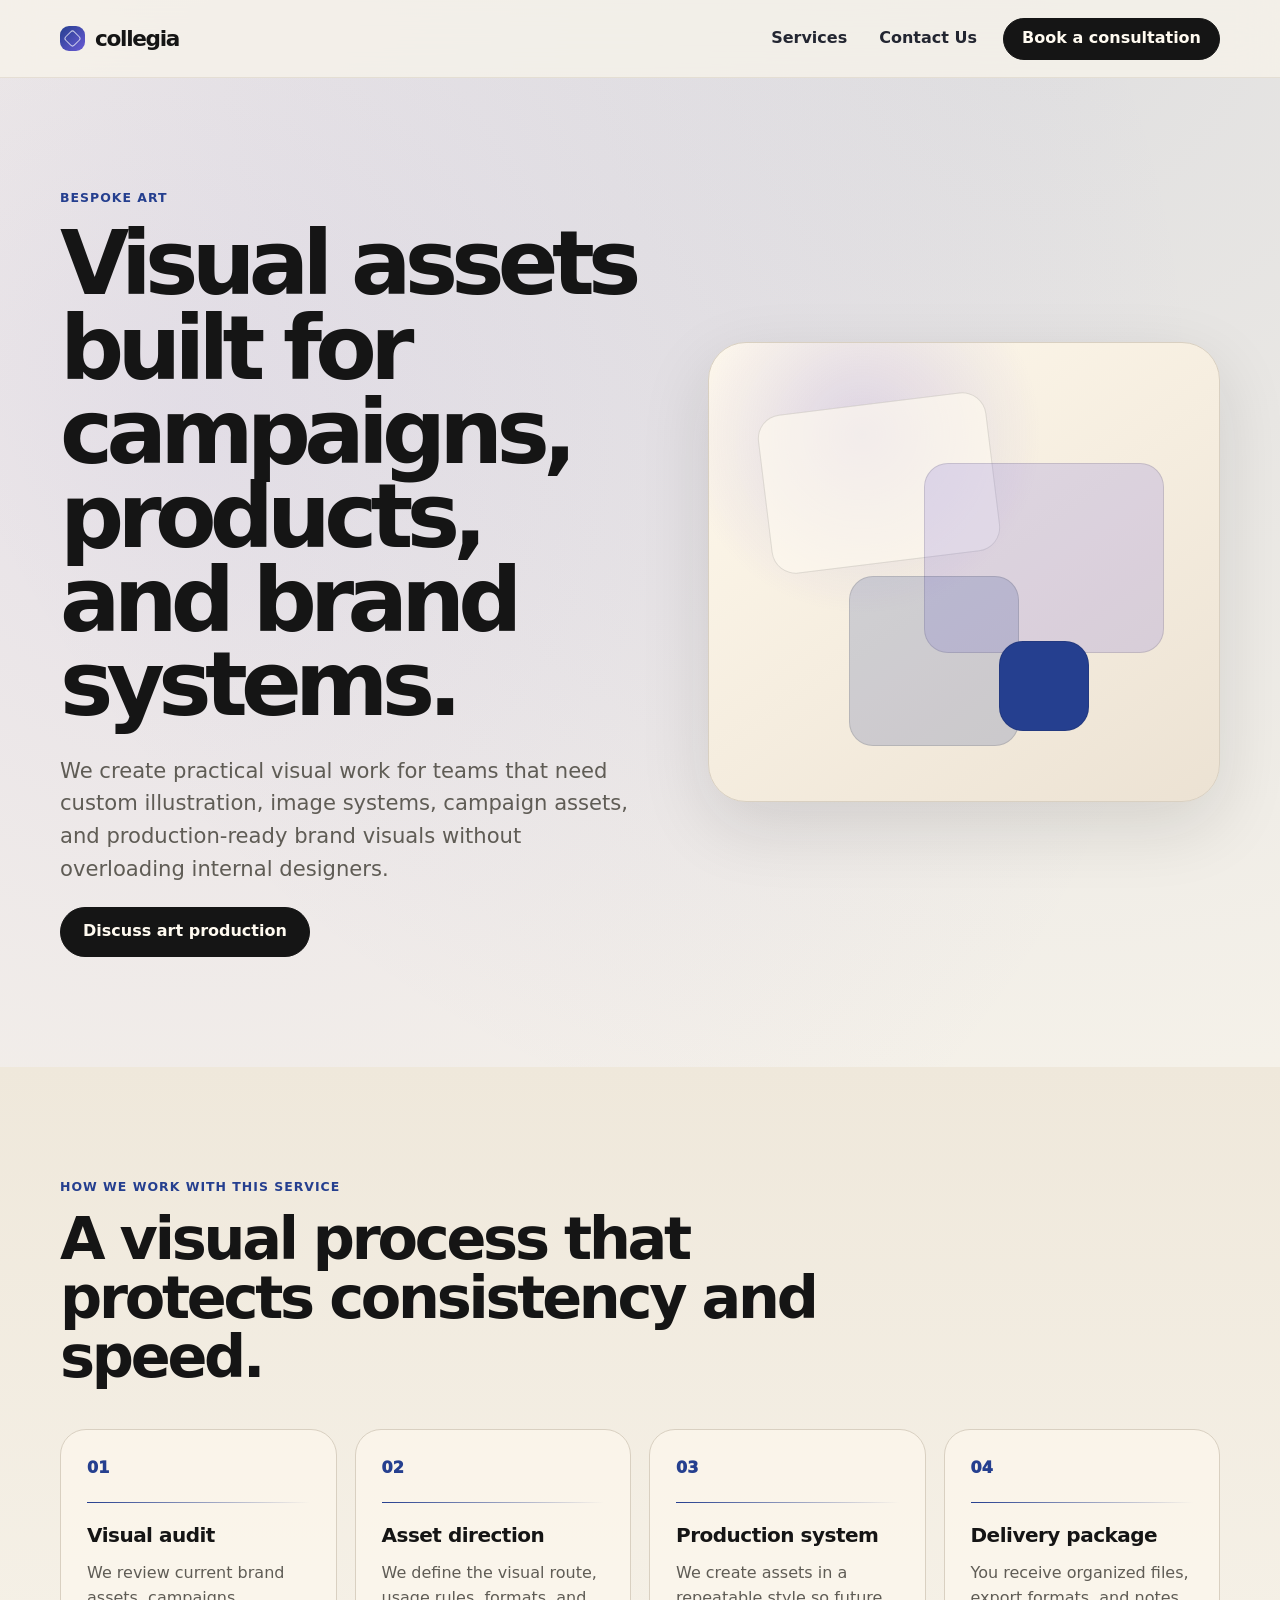
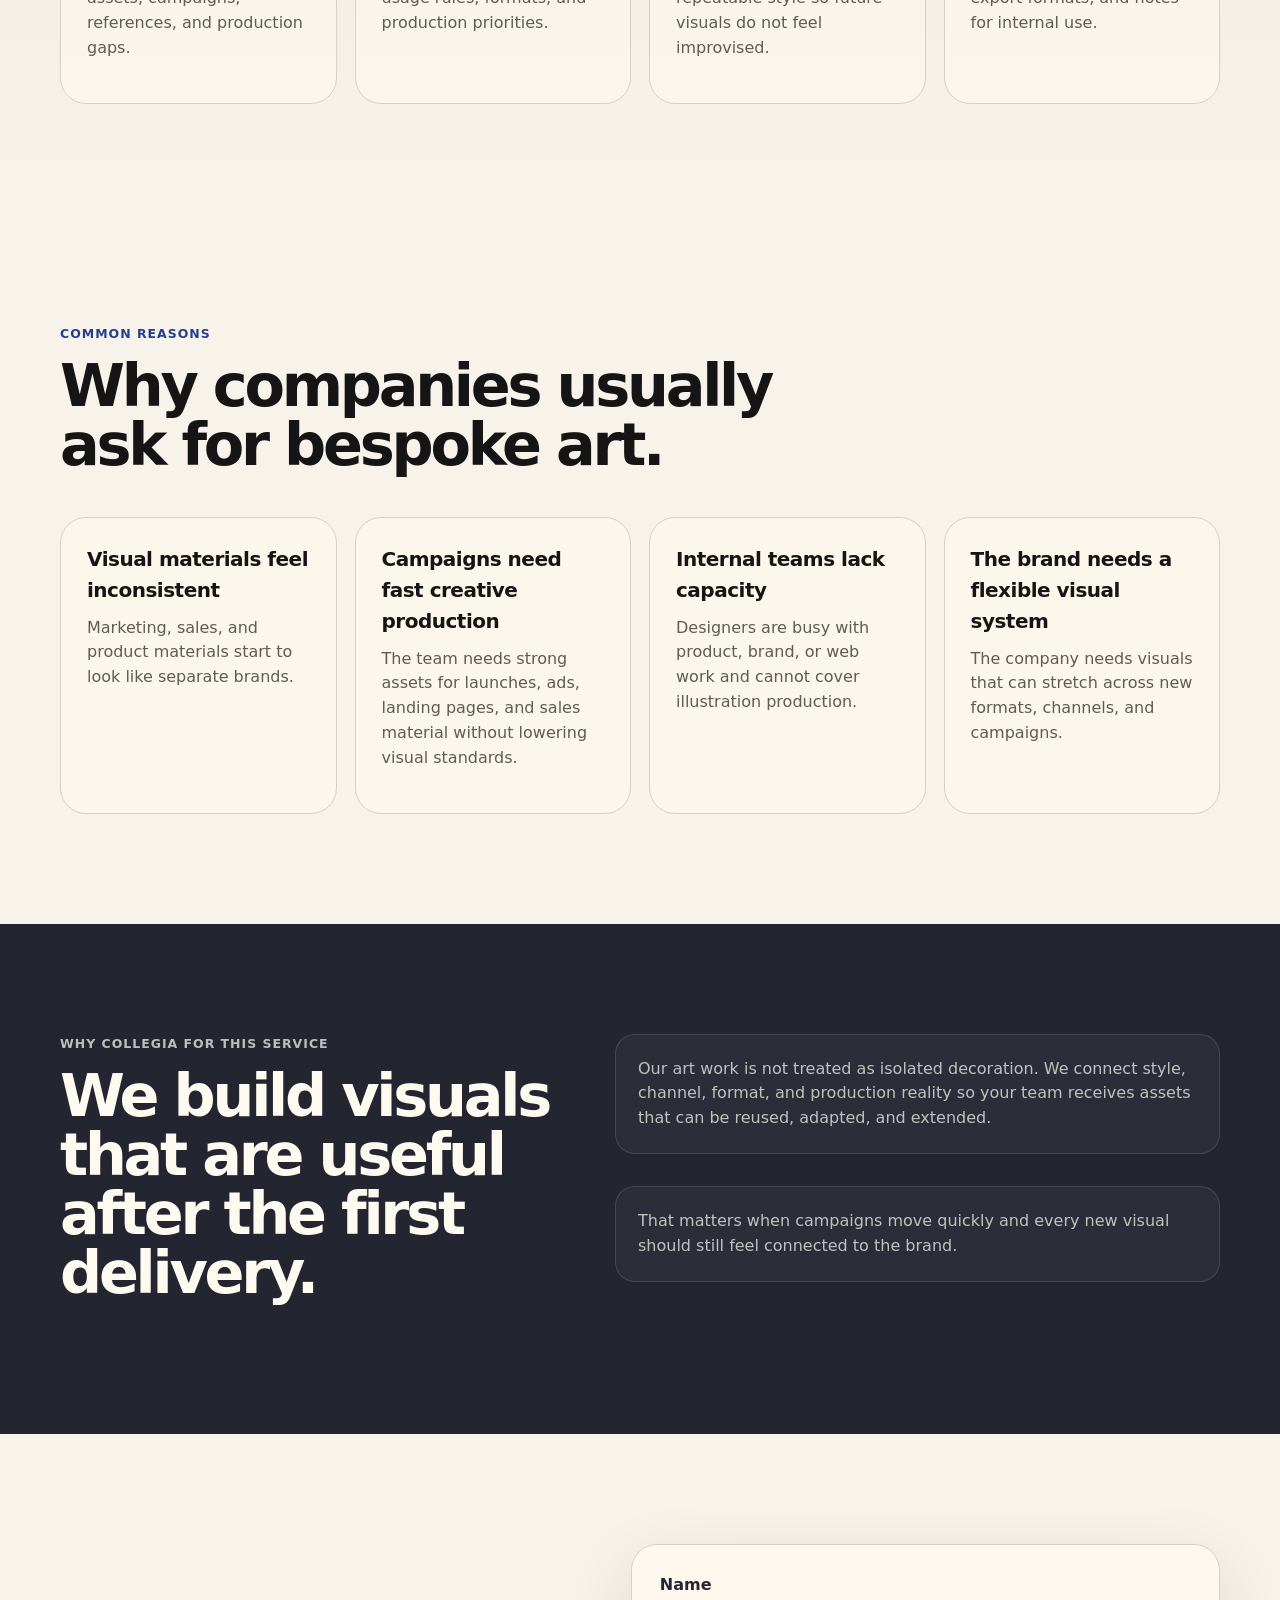
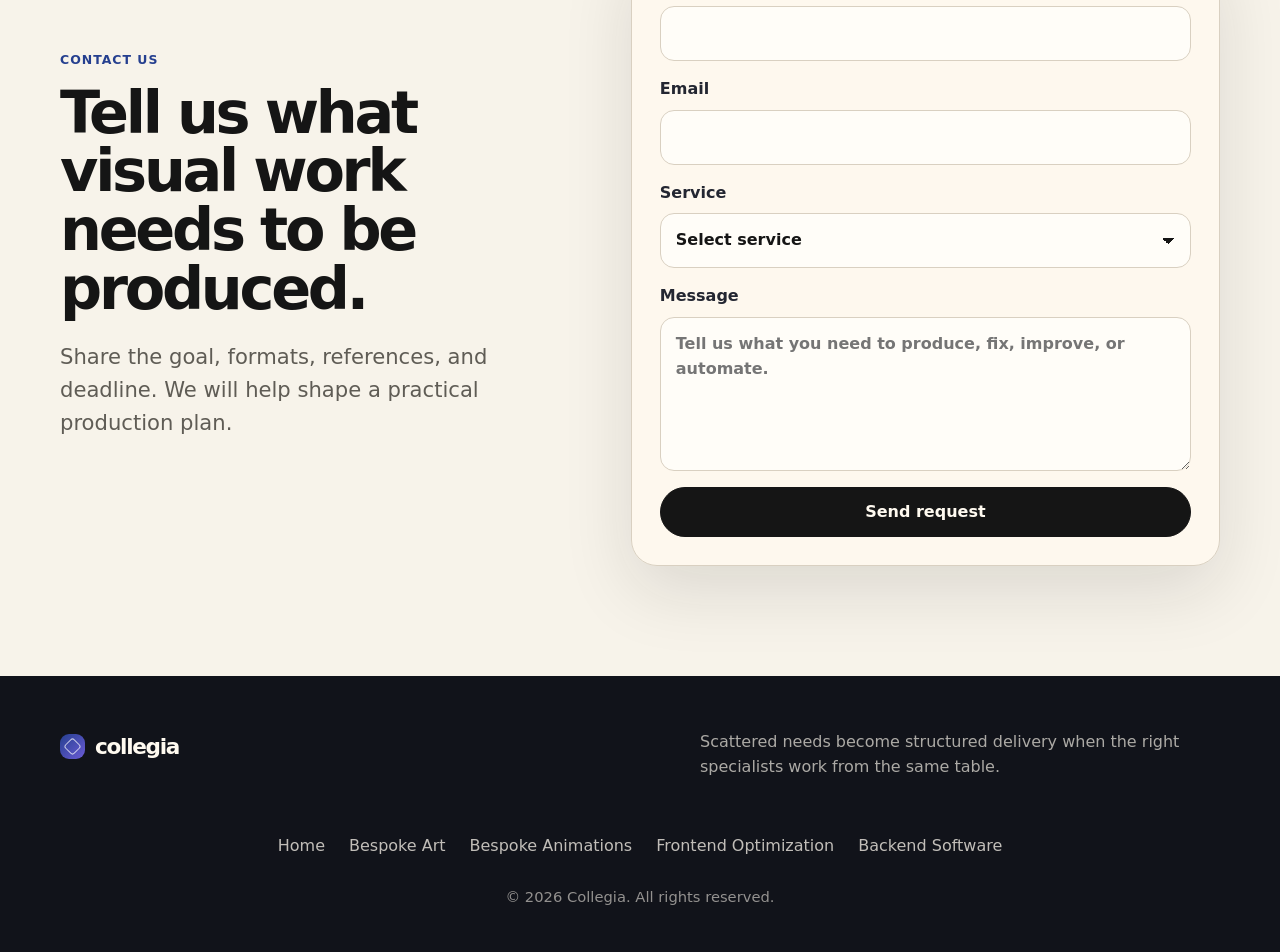
<file: bespoke-art.html>
<!DOCTYPE html>
<html lang="en">
<head>
  <!-- Google Tag Manager -->
<script>(function(w,d,s,l,i){w[l]=w[l]||[];w[l].push({'gtm.start':
new Date().getTime(),event:'gtm.js'});var f=d.getElementsByTagName(s)[0],
j=d.createElement(s),dl=l!='dataLayer'?'&l='+l:'';j.async=true;j.src=
'https://www.googletagmanager.com/gtm.js?id='+i+dl;f.parentNode.insertBefore(j,f);
})(window,document,'script','dataLayer','GTM-MFV5GR7L');</script>
<!-- End Google Tag Manager -->
  <meta charset="UTF-8">
  <meta name="viewport" content="width=device-width, initial-scale=1.0">

  <title>Bespoke Art | collegia</title>
  <meta name="description" content="Custom visual assets, illustration systems, campaign visuals, and flexible brand-supporting art production for B2B teams.">
  <meta name="robots" content="index, follow">
  <meta property="og:title" content="Bespoke Art | collegia">
  <meta property="og:description" content="Custom visual assets, illustration systems, campaign visuals, and flexible brand-supporting art production for B2B teams.">
  <meta property="og:type" content="website">

  <link rel="stylesheet" href="style.css">
</head>
<body class="page-art">
  <!-- Google Tag Manager (noscript) -->
<noscript><iframe src="https://www.googletagmanager.com/ns.html?id=GTM-MFV5GR7L"
height="0" width="0" style="display:none;visibility:hidden"></iframe></noscript>
<!-- End Google Tag Manager (noscript) -->
<header class="site-header" data-header>
  <a class="logo" href="index.html" aria-label="collegia home">
    <span class="logo-mark" aria-hidden="true"></span>
    <span class="logo-text">collegia</span>
  </a>

  <button class="menu-toggle" type="button" data-menu-toggle aria-label="Open navigation menu" aria-expanded="false">
    <span></span>
    <span></span>
  </button>

  <nav class="main-nav" data-nav aria-label="Main navigation">
    <div class="dropdown">
      <button class="nav-link dropdown-toggle" type="button" data-dropdown-toggle aria-expanded="false">Services</button>
      <div class="dropdown-menu" aria-label="Services menu">
        <a href="bespoke-art.html">Bespoke Art</a>
        <a href="bespoke-animations.html">Bespoke Animations</a>
        <a href="frontend-optimization.html">Frontend Optimization</a>
        <a href="backend-software.html">Backend Software</a>
      </div>
    </div>
    <a class="nav-link" href="#contact">Contact Us</a>
    <a class="btn btn-small" href="#contact" data-open-contact>Book a consultation</a>
  </nav>
</header>

<main>

<section class="hero section-pad service-hero">
  <div class="container hero-grid">
    <div class="reveal">
      <p class="eyebrow">Bespoke Art</p>
      <h1>Visual assets built for campaigns, products, and brand systems.</h1>
      <p class="lead">We create practical visual work for teams that need custom illustration, image systems, campaign assets, and production-ready brand visuals without overloading internal designers.</p>
      <a class="btn" href="#contact">Discuss art production</a>
    </div>
    <div class="art-visual service-visual reveal delay-1" role="img" aria-label="Abstract visual for Bespoke Art">
      <span></span><span></span><span></span><span></span><i></i><b></b><em></em>
    </div>
  </div>
</section>

<section class="section-pad soft-section">
  <div class="container">
    <div class="section-head reveal">
      <p class="eyebrow">How we work with this service</p>
      <h2>A visual process that protects consistency and speed.</h2>
    </div>
    <div class="roadmap four">
      <article class="road-step reveal"><span>01</span><h3>Visual audit</h3><p>We review current brand assets, campaigns, references, and production gaps.</p></article>
<article class="road-step reveal"><span>02</span><h3>Asset direction</h3><p>We define the visual route, usage rules, formats, and production priorities.</p></article>
<article class="road-step reveal"><span>03</span><h3>Production system</h3><p>We create assets in a repeatable style so future visuals do not feel improvised.</p></article>
<article class="road-step reveal"><span>04</span><h3>Delivery package</h3><p>You receive organized files, export formats, and notes for internal use.</p></article>
    </div>
  </div>
</section>

<section class="section-pad">
  <div class="container">
    <div class="section-head reveal">
      <p class="eyebrow">Common reasons</p>
      <h2>Why companies usually ask for bespoke art.</h2>
    </div>
    <div class="benefit-grid">
      <article class="feature-card reveal"><h3>Visual materials feel inconsistent</h3><p>Marketing, sales, and product materials start to look like separate brands.</p></article>
<article class="feature-card reveal"><h3>Campaigns need fast creative production</h3><p>The team needs strong assets for launches, ads, landing pages, and sales material without lowering visual standards.</p></article>
<article class="feature-card reveal"><h3>Internal teams lack capacity</h3><p>Designers are busy with product, brand, or web work and cannot cover illustration production.</p></article>
<article class="feature-card reveal"><h3>The brand needs a flexible visual system</h3><p>The company needs visuals that can stretch across new formats, channels, and campaigns.</p></article>
    </div>
  </div>
</section>

<section class="section-pad why-section">
  <div class="container why-grid">
    <div class="reveal">
      <p class="eyebrow">Why collegia for this service</p>
      <h2>We build visuals that are useful after the first delivery.</h2>
    </div>
    <div class="why-list reveal delay-1">
      <p>Our art work is not treated as isolated decoration. We connect style, channel, format, and production reality so your team receives assets that can be reused, adapted, and extended.</p>
<p>That matters when campaigns move quickly and every new visual should still feel connected to the brand.</p>
    </div>
  </div>
</section>

<section class="contact-section section-pad" id="contact">
  <div class="container contact-grid">
    <div class="reveal">
      <p class="eyebrow">Contact us</p>
      <h2>Tell us what visual work needs to be produced.</h2>
      <p class="lead">Share the goal, formats, references, and deadline. We will help shape a practical production plan.</p>
    </div>
    <form class="contact-form reveal" action="https://formsubmit.co/arbuzov.h@gmail.com" method="POST">
  <input type="hidden" name="_captcha" value="false">
  <input type="hidden" name="_subject" value="New Collegia Website Lead">
  <input type="hidden" name="_template" value="table">
  <input type="hidden" name="_next" value="https://collegia.biz/thank-you.html">

  <label for="bespokeart-name">Name
    <input id="bespokeart-name" required name="name" type="text" autocomplete="name">
  </label>

  <label for="bespokeart-email">Email
    <input id="bespokeart-email" required name="email" type="email" autocomplete="email">
  </label>

  <label for="bespokeart-service">Service
    <select id="bespokeart-service" name="service">
      <option value="">Select service</option>
      <option value="Bespoke Art">Bespoke Art</option>
      <option value="Bespoke Animations">Bespoke Animations</option>
      <option value="Frontend Optimization">Frontend Optimization</option>
      <option value="Backend Software">Backend Software</option>
      <option value="All">All</option>
    </select>
  </label>

  <label for="bespokeart-message">Message
    <textarea id="bespokeart-message" name="message" rows="5" placeholder="Tell us what you need to produce, fix, improve, or automate."></textarea>
  </label>

  <button class="btn" type="submit">Send request</button>
</form>
  </div>
</section>

</main>

<footer class="site-footer">
  <div class="container footer-top">
    <a class="logo footer-logo" href="index.html" aria-label="collegia home">
      <span class="logo-mark" aria-hidden="true"></span>
      <span class="logo-text">collegia</span>
    </a>
    <p>Scattered needs become structured delivery when the right specialists work from the same table.</p>
  </div>

  <nav class="footer-nav" aria-label="Footer navigation">
    <a href="index.html">Home</a>
    <a href="bespoke-art.html">Bespoke Art</a>
    <a href="bespoke-animations.html">Bespoke Animations</a>
    <a href="frontend-optimization.html">Frontend Optimization</a>
    <a href="backend-software.html">Backend Software</a>
  </nav>

  <p class="copyright">© 2026 Collegia. All rights reserved.</p>
</footer>
<div class="contact-modal" data-contact-modal aria-hidden="true">
  <div class="modal-backdrop" data-close-modal></div>
  <div class="modal-panel" role="dialog" aria-modal="true" aria-labelledby="modal-title">
    <button class="modal-close" type="button" data-close-modal aria-label="Close contact form">×</button>
    <p class="eyebrow">Consultation</p>
    <h2 id="modal-title">Tell us what needs to move forward.</h2>
    <p class="modal-copy">Share the work, the deadline, and the current situation. We will respond with a practical next step.</p>
<form class="contact-form reveal" action="https://formsubmit.co/arbuzov.h@gmail.com" method="POST">
  <input type="hidden" name="_captcha" value="false">
  <input type="hidden" name="_subject" value="New Collegia Website Lead">
  <input type="hidden" name="_template" value="table">
  <input type="hidden" name="_next" value="https://collegia.biz/thank-you.html">

  <label for="modal-name">Name
    <input id="modal-name" required name="name" type="text" autocomplete="name">
  </label>

  <label for="modal-email">Email
    <input id="modal-email" required name="email" type="email" autocomplete="email">
  </label>

  <label for="modal-service">Service
    <select id="modal-service" name="service">
      <option value="">Select service</option>
      <option value="Bespoke Art">Bespoke Art</option>
      <option value="Bespoke Animations">Bespoke Animations</option>
      <option value="Frontend Optimization">Frontend Optimization</option>
      <option value="Backend Software">Backend Software</option>
      <option value="All">All</option>
    </select>
  </label>

  <label for="modal-message">Message
    <textarea id="modal-message" name="message" rows="5" placeholder="Tell us what you need to produce, fix, improve, or automate."></textarea>
  </label>

  <button class="btn" type="submit">Send request</button>
</form>
  </div>
</div>

<script src="script.js"></script>
</body>
</html>
</file>
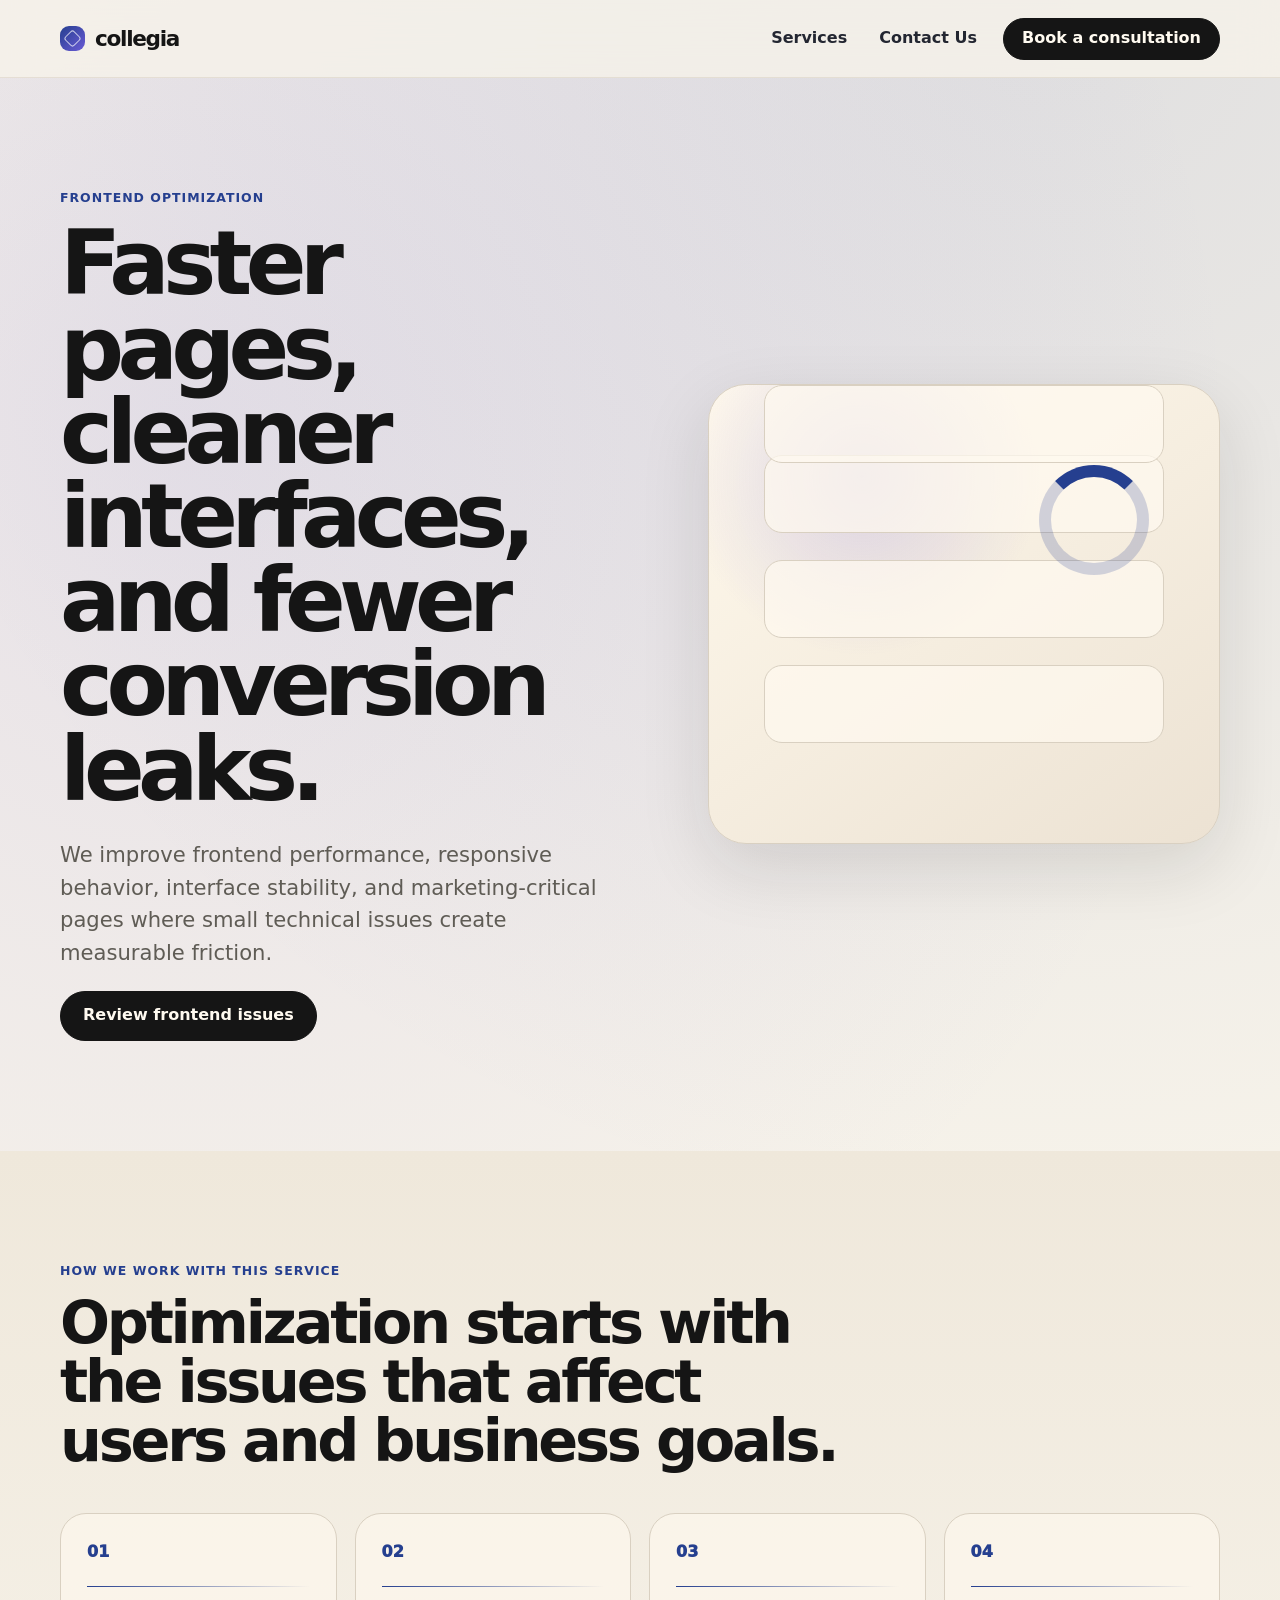
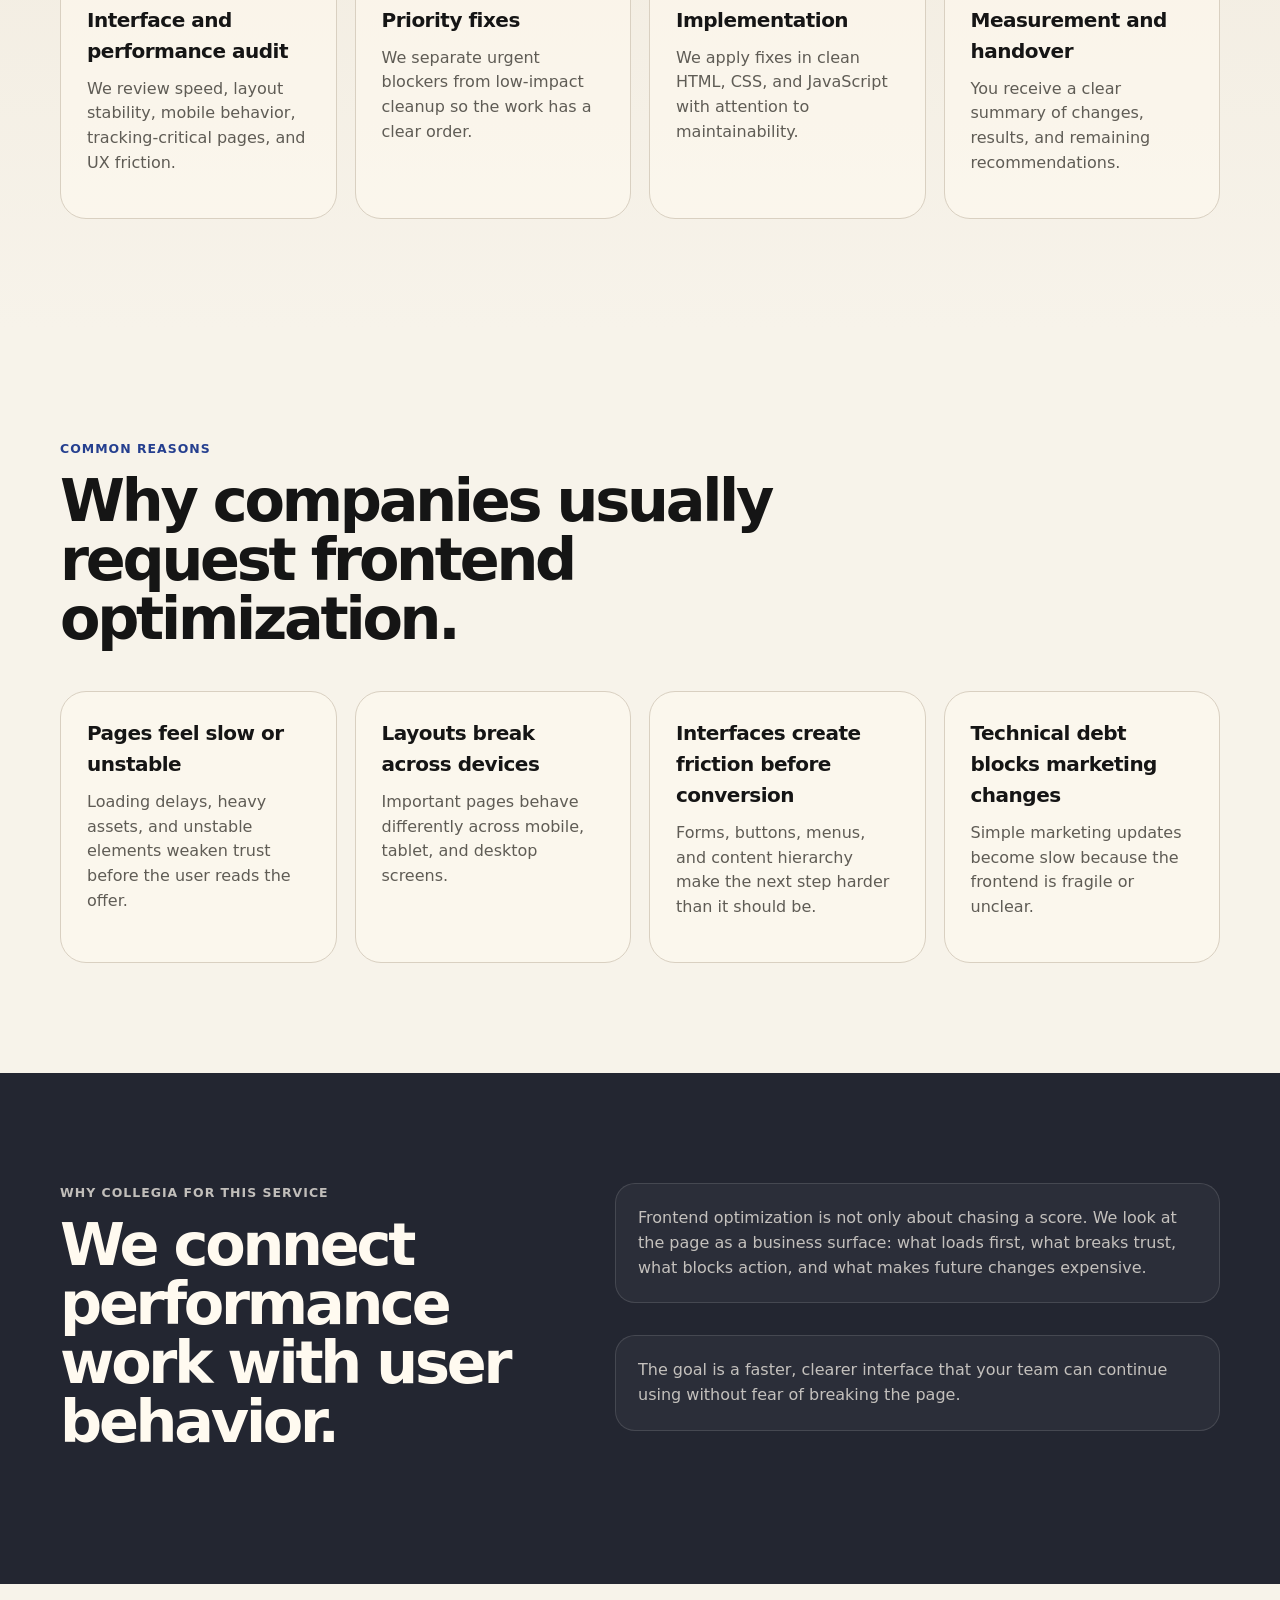
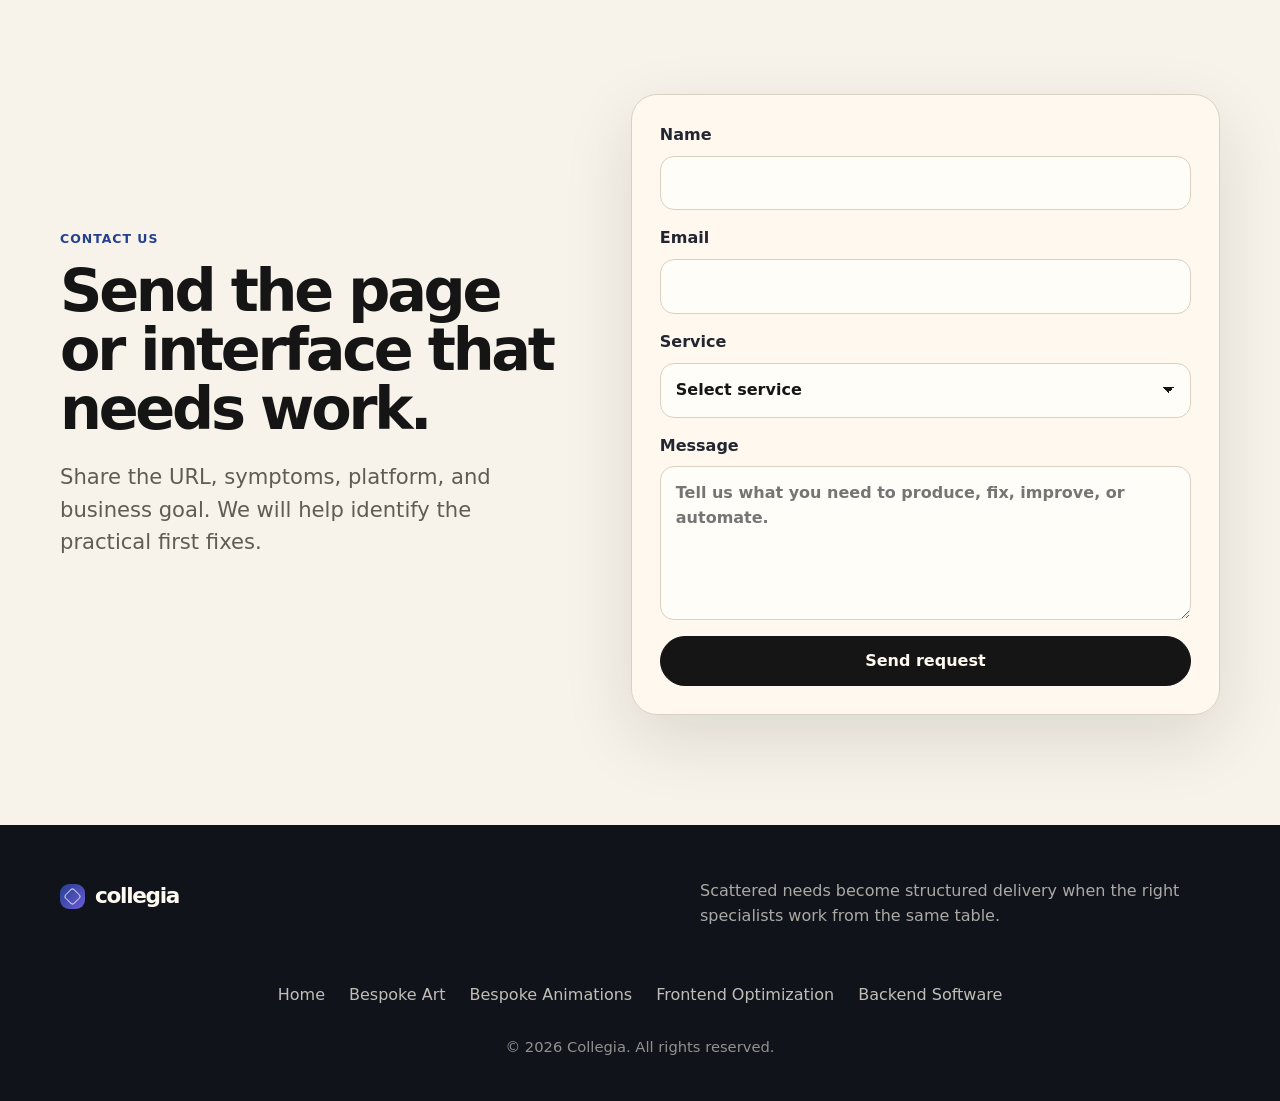
<file: frontend-optimization.html>
<!DOCTYPE html>
<html lang="en">
<head>
  <!-- Google Tag Manager -->
<script>(function(w,d,s,l,i){w[l]=w[l]||[];w[l].push({'gtm.start':
new Date().getTime(),event:'gtm.js'});var f=d.getElementsByTagName(s)[0],
j=d.createElement(s),dl=l!='dataLayer'?'&l='+l:'';j.async=true;j.src=
'https://www.googletagmanager.com/gtm.js?id='+i+dl;f.parentNode.insertBefore(j,f);
})(window,document,'script','dataLayer','GTM-MFV5GR7L');</script>
<!-- End Google Tag Manager -->
  <meta charset="UTF-8">
  <meta name="viewport" content="width=device-width, initial-scale=1.0">

  <title>Frontend Optimization | collegia</title>
  <meta name="description" content="Frontend optimization for speed, responsive quality, interface performance, conversion-focused fixes, and Core Web Vitals improvements.">
  <meta name="robots" content="index, follow">
  <meta property="og:title" content="Frontend Optimization | collegia">
  <meta property="og:description" content="Frontend optimization for speed, responsive quality, interface performance, conversion-focused fixes, and Core Web Vitals improvements.">
  <meta property="og:type" content="website">

  <link rel="stylesheet" href="style.css">
</head>
<body class="page-front">
  <!-- Google Tag Manager (noscript) -->
<noscript><iframe src="https://www.googletagmanager.com/ns.html?id=GTM-MFV5GR7L"
height="0" width="0" style="display:none;visibility:hidden"></iframe></noscript>
<!-- End Google Tag Manager (noscript) -->
<header class="site-header" data-header>
  <a class="logo" href="index.html" aria-label="collegia home">
    <span class="logo-mark" aria-hidden="true"></span>
    <span class="logo-text">collegia</span>
  </a>

  <button class="menu-toggle" type="button" data-menu-toggle aria-label="Open navigation menu" aria-expanded="false">
    <span></span>
    <span></span>
  </button>

  <nav class="main-nav" data-nav aria-label="Main navigation">
    <div class="dropdown">
      <button class="nav-link dropdown-toggle" type="button" data-dropdown-toggle aria-expanded="false">Services</button>
      <div class="dropdown-menu" aria-label="Services menu">
        <a href="bespoke-art.html">Bespoke Art</a>
        <a href="bespoke-animations.html">Bespoke Animations</a>
        <a href="frontend-optimization.html">Frontend Optimization</a>
        <a href="backend-software.html">Backend Software</a>
      </div>
    </div>
    <a class="nav-link" href="#contact">Contact Us</a>
    <a class="btn btn-small" href="#contact" data-open-contact>Book a consultation</a>
  </nav>
</header>

<main>

<section class="hero section-pad service-hero">
  <div class="container hero-grid">
    <div class="reveal">
      <p class="eyebrow">Frontend Optimization</p>
      <h1>Faster pages, cleaner interfaces, and fewer conversion leaks.</h1>
      <p class="lead">We improve frontend performance, responsive behavior, interface stability, and marketing-critical pages where small technical issues create measurable friction.</p>
      <a class="btn" href="#contact">Review frontend issues</a>
    </div>
    <div class="frontend-visual service-visual reveal delay-1" role="img" aria-label="Abstract visual for Frontend Optimization">
      <span></span><span></span><span></span><span></span><i></i><b></b><em></em>
    </div>
  </div>
</section>

<section class="section-pad soft-section">
  <div class="container">
    <div class="section-head reveal">
      <p class="eyebrow">How we work with this service</p>
      <h2>Optimization starts with the issues that affect users and business goals.</h2>
    </div>
    <div class="roadmap four">
      <article class="road-step reveal"><span>01</span><h3>Interface and performance audit</h3><p>We review speed, layout stability, mobile behavior, tracking-critical pages, and UX friction.</p></article>
<article class="road-step reveal"><span>02</span><h3>Priority fixes</h3><p>We separate urgent blockers from low-impact cleanup so the work has a clear order.</p></article>
<article class="road-step reveal"><span>03</span><h3>Implementation</h3><p>We apply fixes in clean HTML, CSS, and JavaScript with attention to maintainability.</p></article>
<article class="road-step reveal"><span>04</span><h3>Measurement and handover</h3><p>You receive a clear summary of changes, results, and remaining recommendations.</p></article>
    </div>
  </div>
</section>

<section class="section-pad">
  <div class="container">
    <div class="section-head reveal">
      <p class="eyebrow">Common reasons</p>
      <h2>Why companies usually request frontend optimization.</h2>
    </div>
    <div class="benefit-grid">
      <article class="feature-card reveal"><h3>Pages feel slow or unstable</h3><p>Loading delays, heavy assets, and unstable elements weaken trust before the user reads the offer.</p></article>
<article class="feature-card reveal"><h3>Layouts break across devices</h3><p>Important pages behave differently across mobile, tablet, and desktop screens.</p></article>
<article class="feature-card reveal"><h3>Interfaces create friction before conversion</h3><p>Forms, buttons, menus, and content hierarchy make the next step harder than it should be.</p></article>
<article class="feature-card reveal"><h3>Technical debt blocks marketing changes</h3><p>Simple marketing updates become slow because the frontend is fragile or unclear.</p></article>
    </div>
  </div>
</section>

<section class="section-pad why-section">
  <div class="container why-grid">
    <div class="reveal">
      <p class="eyebrow">Why collegia for this service</p>
      <h2>We connect performance work with user behavior.</h2>
    </div>
    <div class="why-list reveal delay-1">
      <p>Frontend optimization is not only about chasing a score. We look at the page as a business surface: what loads first, what breaks trust, what blocks action, and what makes future changes expensive.</p>
<p>The goal is a faster, clearer interface that your team can continue using without fear of breaking the page.</p>
    </div>
  </div>
</section>

<section class="contact-section section-pad" id="contact">
  <div class="container contact-grid">
    <div class="reveal">
      <p class="eyebrow">Contact us</p>
      <h2>Send the page or interface that needs work.</h2>
      <p class="lead">Share the URL, symptoms, platform, and business goal. We will help identify the practical first fixes.</p>
    </div>
    <form class="contact-form reveal" action="https://formsubmit.co/arbuzov.h@gmail.com" method="POST">
  <input type="hidden" name="_captcha" value="false">
  <input type="hidden" name="_subject" value="New Collegia Website Lead">
  <input type="hidden" name="_template" value="table">
  <input type="hidden" name="_next" value="https://collegia.biz/thank-you.html">

  <label for="frontendoptimization-name">Name
    <input id="frontendoptimization-name" required name="name" type="text" autocomplete="name">
  </label>

  <label for="frontendoptimization-email">Email
    <input id="frontendoptimization-email" required name="email" type="email" autocomplete="email">
  </label>

  <label for="frontendoptimization-service">Service
    <select id="frontendoptimization-service" name="service">
      <option value="">Select service</option>
      <option value="Bespoke Art">Bespoke Art</option>
      <option value="Bespoke Animations">Bespoke Animations</option>
      <option value="Frontend Optimization">Frontend Optimization</option>
      <option value="Backend Software">Backend Software</option>
      <option value="All">All</option>
    </select>
  </label>

  <label for="frontendoptimization-message">Message
    <textarea id="frontendoptimization-message" name="message" rows="5" placeholder="Tell us what you need to produce, fix, improve, or automate."></textarea>
  </label>

  <button class="btn" type="submit">Send request</button>
</form>
  </div>
</section>

</main>

<footer class="site-footer">
  <div class="container footer-top">
    <a class="logo footer-logo" href="index.html" aria-label="collegia home">
      <span class="logo-mark" aria-hidden="true"></span>
      <span class="logo-text">collegia</span>
    </a>
    <p>Scattered needs become structured delivery when the right specialists work from the same table.</p>
  </div>

  <nav class="footer-nav" aria-label="Footer navigation">
    <a href="index.html">Home</a>
    <a href="bespoke-art.html">Bespoke Art</a>
    <a href="bespoke-animations.html">Bespoke Animations</a>
    <a href="frontend-optimization.html">Frontend Optimization</a>
    <a href="backend-software.html">Backend Software</a>
  </nav>

  <p class="copyright">© 2026 Collegia. All rights reserved.</p>
</footer>
<div class="contact-modal" data-contact-modal aria-hidden="true">
  <div class="modal-backdrop" data-close-modal></div>
  <div class="modal-panel" role="dialog" aria-modal="true" aria-labelledby="modal-title">
    <button class="modal-close" type="button" data-close-modal aria-label="Close contact form">×</button>
    <p class="eyebrow">Consultation</p>
    <h2 id="modal-title">Tell us what needs to move forward.</h2>
    <p class="modal-copy">Share the work, the deadline, and the current situation. We will respond with a practical next step.</p>
<form class="contact-form reveal" action="https://formsubmit.co/arbuzov.h@gmail.com" method="POST">
  <input type="hidden" name="_captcha" value="false">
  <input type="hidden" name="_subject" value="New Collegia Website Lead">
  <input type="hidden" name="_template" value="table">
  <input type="hidden" name="_next" value="https://collegia.biz/thank-you.html">

  <label for="modal-name">Name
    <input id="modal-name" required name="name" type="text" autocomplete="name">
  </label>

  <label for="modal-email">Email
    <input id="modal-email" required name="email" type="email" autocomplete="email">
  </label>

  <label for="modal-service">Service
    <select id="modal-service" name="service">
      <option value="">Select service</option>
      <option value="Bespoke Art">Bespoke Art</option>
      <option value="Bespoke Animations">Bespoke Animations</option>
      <option value="Frontend Optimization">Frontend Optimization</option>
      <option value="Backend Software">Backend Software</option>
      <option value="All">All</option>
    </select>
  </label>

  <label for="modal-message">Message
    <textarea id="modal-message" name="message" rows="5" placeholder="Tell us what you need to produce, fix, improve, or automate."></textarea>
  </label>

  <button class="btn" type="submit">Send request</button>
</form>
  </div>
</div>

<script src="script.js"></script>
</body>
</html>
</file>
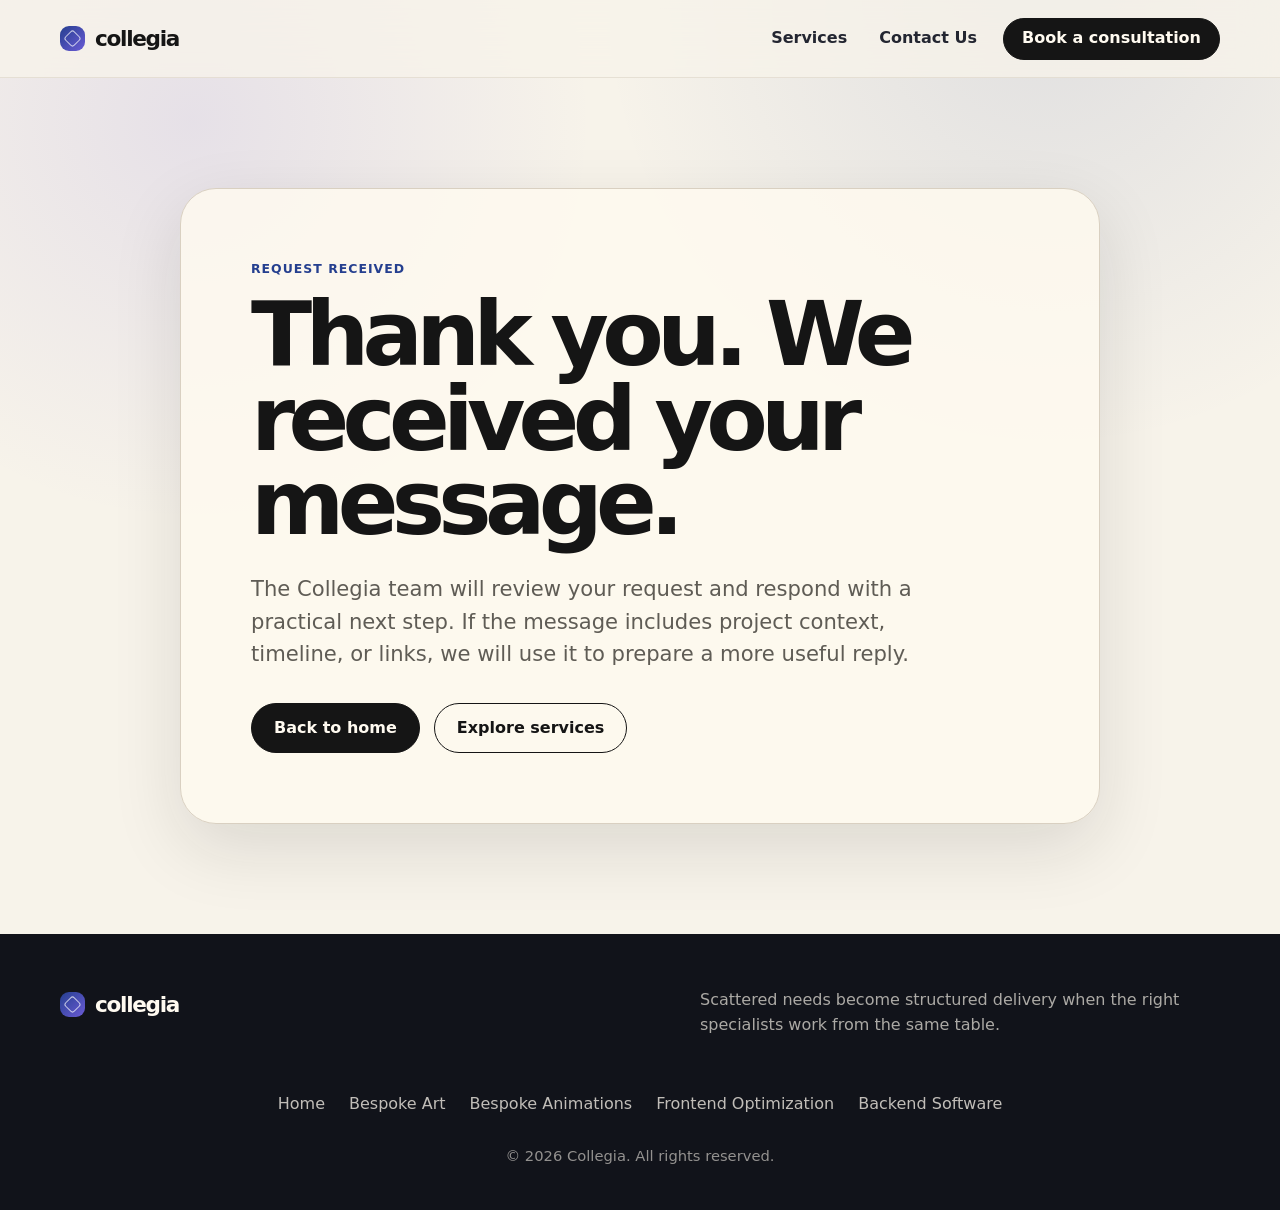
<file: thank-you.html>
<!DOCTYPE html>
<html lang="en">
<head>
  <!-- Google Tag Manager -->
<script>(function(w,d,s,l,i){w[l]=w[l]||[];w[l].push({'gtm.start':
new Date().getTime(),event:'gtm.js'});var f=d.getElementsByTagName(s)[0],
j=d.createElement(s),dl=l!='dataLayer'?'&l='+l:'';j.async=true;j.src=
'https://www.googletagmanager.com/gtm.js?id='+i+dl;f.parentNode.insertBefore(j,f);
})(window,document,'script','dataLayer','GTM-MFV5GR7L');</script>
<!-- End Google Tag Manager -->
  <meta charset="UTF-8">
  <meta name="viewport" content="width=device-width, initial-scale=1.0">
  <title>Thank You | Collegia</title>
  <meta name="description" content="Thank you for contacting Collegia. We received your request and will respond soon.">
  <meta name="robots" content="noindex, follow">
  <link rel="stylesheet" href="style.css">
</head>
<body class="thank-you-page">
  <!-- Google Tag Manager (noscript) -->
<noscript><iframe src="https://www.googletagmanager.com/ns.html?id=GTM-MFV5GR7L"
height="0" width="0" style="display:none;visibility:hidden"></iframe></noscript>
<!-- End Google Tag Manager (noscript) -->
<header class="site-header" data-header>
  <a class="logo" href="index.html" aria-label="Collegia home">
    <span class="logo-mark" aria-hidden="true"></span>
    <span class="logo-text">collegia</span>
  </a>

  <button class="menu-toggle" type="button" data-menu-toggle aria-label="Open navigation menu" aria-expanded="false">
    <span></span>
    <span></span>
  </button>

  <nav class="main-nav" data-nav aria-label="Main navigation">
    <div class="dropdown">
      <button class="nav-link dropdown-toggle" type="button" data-dropdown-toggle aria-expanded="false">Services</button>
      <div class="dropdown-menu" aria-label="Services menu">
        <a href="bespoke-art.html">Bespoke Art</a>
        <a href="bespoke-animations.html">Bespoke Animations</a>
        <a href="frontend-optimization.html">Frontend Optimization</a>
        <a href="backend-software.html">Backend Software</a>
      </div>
    </div>
    <a class="nav-link" href="index.html#contact">Contact Us</a>
    <a class="btn btn-small" href="index.html#contact">Book a consultation</a>
  </nav>
</header>

<main class="thank-you-main">
  <section class="thank-you-section section-pad">
    <div class="container thank-you-card reveal visible">
      <p class="eyebrow">Request received</p>
      <h1>Thank you. We received your message.</h1>
      <p class="lead">The Collegia team will review your request and respond with a practical next step. If the message includes project context, timeline, or links, we will use it to prepare a more useful reply.</p>
      <div class="hero-actions">
        <a class="btn" href="index.html">Back to home</a>
        <a class="btn btn-ghost" href="index.html#services">Explore services</a>
      </div>
    </div>
  </section>
</main>

<footer class="site-footer">
  <div class="container footer-top">
    <a class="logo footer-logo" href="index.html" aria-label="Collegia home">
      <span class="logo-mark" aria-hidden="true"></span>
      <span class="logo-text">collegia</span>
    </a>
    <p>Scattered needs become structured delivery when the right specialists work from the same table.</p>
  </div>
  <nav class="footer-nav" aria-label="Footer navigation">
    <a href="index.html">Home</a>
    <a href="bespoke-art.html">Bespoke Art</a>
    <a href="bespoke-animations.html">Bespoke Animations</a>
    <a href="frontend-optimization.html">Frontend Optimization</a>
    <a href="backend-software.html">Backend Software</a>
  </nav>
  <p class="copyright">© 2026 Collegia. All rights reserved.</p>
</footer>
<script src="script.js"></script>
</body>
</html>
</file>
<file: style.css>
:root{
  --bg:#f7f3ea;
  --bg-soft:#efe8db;
  --paper:#fffaf0;
  --text:#151515;
  --muted:#5f5c55;
  --line:#d9d0c1;
  --blue:#253f8f;
  --violet:#6b5bd6;
  --graphite:#232631;
  --white:#fffaf0;
  --shadow:0 24px 70px rgba(25,25,25,.12);
  --shadow-soft:0 14px 38px rgba(25,25,25,.08);
  --radius:26px;
  --radius-sm:16px;
  --container:1160px;
}

*{box-sizing:border-box}
html{scroll-behavior:smooth}
body{
  margin:0;
  font-family:Inter,ui-sans-serif,system-ui,-apple-system,BlinkMacSystemFont,"Segoe UI",sans-serif;
  background:
    radial-gradient(circle at 15% 10%,rgba(107,91,214,.12),transparent 26%),
    radial-gradient(circle at 82% 0%,rgba(37,63,143,.11),transparent 28%),
    var(--bg);
  color:var(--text);
  line-height:1.55;
  text-rendering:optimizeLegibility;
}
body.modal-open{overflow:hidden}
a{color:inherit;text-decoration:none}
button,input,select,textarea{font:inherit}
.container{width:min(var(--container),calc(100% - 40px));margin-inline:auto}
.section-pad{padding:110px 0}
.soft-section{background:linear-gradient(180deg,var(--bg-soft),var(--bg))}
.eyebrow{
  margin:0 0 14px;
  color:var(--blue);
  font-weight:850;
  letter-spacing:.08em;
  text-transform:uppercase;
  font-size:.78rem;
}
h1,h2,h3,p{margin-top:0}
h1{font-size:clamp(2.7rem,7vw,6.4rem);line-height:.94;letter-spacing:-.075em;margin-bottom:28px}
h2{font-size:clamp(2rem,4.6vw,4.35rem);line-height:1;letter-spacing:-.055em;margin-bottom:22px}
h3{font-size:1.25rem;letter-spacing:-.025em;margin-bottom:10px}
p{color:var(--muted)}
.lead{font-size:clamp(1.05rem,2vw,1.32rem);max-width:700px}

.site-header{
  position:sticky;top:0;z-index:20;
  height:78px;
  display:flex;align-items:center;justify-content:space-between;
  padding:0 max(20px,calc((100vw - var(--container))/2));
  background:rgba(247,243,234,.76);
  backdrop-filter:blur(18px);
  border-bottom:1px solid rgba(217,208,193,.55);
  transition:box-shadow .25s,background .25s;
}
.site-header.is-scrolled{box-shadow:0 12px 40px rgba(20,20,20,.08);background:rgba(247,243,234,.94)}
.logo{display:inline-flex;align-items:center;gap:10px;font-weight:900;letter-spacing:-.06em;font-size:1.35rem}
.logo-mark{
  width:25px;height:25px;border-radius:9px;
  background:linear-gradient(135deg,var(--blue),var(--violet));
  position:relative;display:inline-block;flex:0 0 auto;
}
.logo-mark:after{
  content:"";position:absolute;inset:6px;border:1px solid rgba(255,255,255,.7);
  transform:rotate(45deg);border-radius:3px;
}
.main-nav{display:flex;align-items:center;gap:26px}
.nav-link,.dropdown-toggle{font:inherit;border:0;background:transparent;color:var(--graphite);font-weight:700;cursor:pointer}
.nav-link:hover,.dropdown-toggle:hover{color:var(--blue)}
.dropdown{position:relative}
.dropdown-menu{
  position:absolute;top:34px;right:0;width:250px;padding:10px;
  background:rgba(255,250,240,.97);border:1px solid var(--line);
  border-radius:18px;box-shadow:var(--shadow);
  opacity:0;visibility:hidden;transform:translateY(10px);
  transition:.22s;
}
.dropdown:hover .dropdown-menu,.dropdown.open .dropdown-menu{opacity:1;visibility:visible;transform:translateY(0)}
.dropdown-menu a{display:block;padding:12px 14px;border-radius:12px;color:var(--muted)}
.dropdown-menu a:hover{background:var(--bg-soft);color:var(--text)}
.btn{
  display:inline-flex;align-items:center;justify-content:center;
  min-height:50px;padding:0 22px;border-radius:999px;
  background:var(--text);color:var(--white);
  font-weight:850;border:1px solid var(--text);
  transition:transform .22s,box-shadow .22s,background .22s,border-color .22s;
}
.btn:hover{transform:translateY(-3px);box-shadow:0 18px 35px rgba(21,21,21,.18)}
.btn-small{min-height:42px;padding:0 18px}
.btn-ghost{background:transparent;color:var(--text)}
.btn-ghost:hover{background:var(--paper)}
.hero{min-height:calc(100vh - 78px);display:flex;align-items:center;overflow:hidden}
.service-hero{min-height:82vh}
.hero-grid{display:grid;grid-template-columns:1.06fr .94fr;align-items:center;gap:70px}
.hero-actions{display:flex;gap:14px;flex-wrap:wrap;margin-top:32px}
.hero-visual,.service-visual{
  min-height:460px;border:1px solid var(--line);border-radius:38px;
  background:radial-gradient(circle at 30% 20%,rgba(107,91,214,.22),transparent 35%),linear-gradient(145deg,#fff9ec,#ece2d3);
  box-shadow:var(--shadow);position:relative;overflow:hidden;
}
.flow-lines{position:absolute;inset:0;width:100%;height:100%;fill:none;stroke:rgba(37,63,143,.45);stroke-width:3;stroke-dasharray:8 12;animation:dash 12s linear infinite}
@keyframes dash{to{stroke-dashoffset:-260}}
.node{position:absolute;width:22px;height:22px;border-radius:50%;background:var(--blue);box-shadow:0 0 0 12px rgba(37,63,143,.12)}
.node-a{top:80px;left:65px}.node-b{top:120px;right:130px}.node-c{bottom:95px;left:105px}.node-d{bottom:150px;right:80px}
.flow-card{
  position:absolute;padding:18px 22px;background:rgba(255,250,240,.78);
  border:1px solid var(--line);border-radius:18px;font-weight:850;backdrop-filter:blur(10px)
}
.card-a{top:90px;left:120px}.card-b{top:190px;right:110px}.card-c{bottom:80px;left:190px}
.section-head{max-width:780px;margin-bottom:42px}
.benefit-grid,.service-grid{display:grid;grid-template-columns:repeat(4,1fr);gap:18px}
.feature-card,.service-card,.road-step{
  border:1px solid var(--line);background:rgba(255,250,240,.58);
  border-radius:var(--radius);padding:26px;position:relative;overflow:hidden;
  transition:transform .25s,border-color .25s,box-shadow .25s,background .25s;
}
.feature-card:hover,.service-card:hover,.road-step:hover{transform:translateY(-7px);border-color:rgba(37,63,143,.38);box-shadow:var(--shadow);background:rgba(255,250,240,.9)}
.mini-icon,.service-card span{
  display:block;width:58px;height:58px;margin-bottom:28px;border-radius:18px;
  background:linear-gradient(135deg,var(--blue),var(--violet));
  position:relative;
}
.speed:after{content:"";position:absolute;inset:18px 10px;border-top:3px solid #fff;border-bottom:3px solid #fff}
.path:after{content:"";position:absolute;inset:14px;border:2px dashed #fff;border-radius:50%}
.target:after{content:"";position:absolute;inset:14px;border:2px solid #fff;border-radius:50%;box-shadow:inset 0 0 0 7px rgba(255,255,255,.25)}
.team:after{content:"";position:absolute;inset:13px;background:radial-gradient(circle,#fff 28%,transparent 30%) 0 0/16px 16px}
.service-card{display:block;min-height:310px}
.service-card:after{
  content:"";position:absolute;right:-40px;bottom:-40px;width:140px;height:140px;
  border:1px solid rgba(37,63,143,.22);border-radius:44px;transform:rotate(18deg)
}
.service-art:after{content:"";position:absolute;inset:13px;border:2px solid #fff;transform:rotate(8deg)}
.service-motion:after{content:"▶";position:absolute;color:#fff;left:22px;top:16px}
.service-front:after{content:"";position:absolute;left:12px;right:12px;top:15px;height:28px;border:2px solid #fff;border-radius:8px}
.service-back:after{content:"";position:absolute;inset:14px;border:2px dotted #fff;border-radius:50%}
.roadmap{display:grid;grid-template-columns:repeat(4,1fr);gap:18px;position:relative}
.road-step span{display:inline-flex;color:var(--blue);font-weight:950;margin-bottom:40px}
.road-step:before{
  content:"";position:absolute;left:26px;right:26px;top:72px;height:1px;
  background:linear-gradient(90deg,var(--blue),transparent);
}
.why-section{background:var(--graphite);color:var(--white)}
.why-section h2{color:var(--white)}
.why-section p{color:rgba(255,250,240,.72)}
.why-grid{display:grid;grid-template-columns:.9fr 1.1fr;gap:60px;align-items:start}
.why-list{display:grid;gap:16px}
.why-list p{
  padding:22px;border:1px solid rgba(255,255,255,.12);
  border-radius:20px;background:rgba(255,255,255,.04);
}
.contact-section{min-height:90vh;display:flex;align-items:center}
.contact-grid{display:grid;grid-template-columns:.85fr 1fr;gap:70px;align-items:center}
.contact-form{
  display:grid;gap:16px;padding:28px;border:1px solid var(--line);
  border-radius:var(--radius);background:rgba(255,250,240,.84);box-shadow:var(--shadow)
}
label{display:grid;gap:8px;color:var(--graphite);font-weight:800}
input,select,textarea{
  width:100%;border:1px solid var(--line);border-radius:14px;
  padding:14px 15px;background:#fffdf8;color:var(--text);
}
textarea{resize:vertical}
input:focus,select:focus,textarea:focus,.btn:focus-visible,a:focus-visible,button:focus-visible{
  outline:3px solid rgba(107,91,214,.28);outline-offset:3px
}
.site-footer{padding:54px 0 28px;background:#11131a;color:var(--white)}
.footer-top{display:flex;justify-content:space-between;gap:30px;align-items:flex-start}
.footer-top p{max-width:520px;color:rgba(255,250,240,.65)}
.footer-nav{display:flex;justify-content:center;gap:24px;flex-wrap:wrap;margin:38px auto 28px;color:rgba(255,250,240,.74)}
.footer-nav a:hover{color:var(--white)}
.copyright{text-align:center;color:rgba(255,250,240,.55);font-size:.92rem}

.contact-modal{position:fixed;inset:0;z-index:50;display:none;align-items:center;justify-content:center;padding:20px}
.contact-modal.open{display:flex}
.modal-backdrop{position:absolute;inset:0;background:rgba(17,19,26,.68);backdrop-filter:blur(8px)}
.modal-panel{
  position:relative;z-index:1;width:min(720px,100%);max-height:92vh;overflow:auto;
  background:var(--bg);border:1px solid var(--line);border-radius:32px;
  padding:30px;box-shadow:var(--shadow);
}
.modal-copy{max-width:590px}
.modal-close{
  position:absolute;right:18px;top:14px;width:42px;height:42px;border:1px solid var(--line);
  border-radius:50%;background:var(--paper);font-size:28px;cursor:pointer;
}
.reveal{opacity:0;transform:translateY(26px);transition:opacity .75s ease,transform .75s ease}
.reveal.visible{opacity:1;transform:translateY(0)}
.delay-1{transition-delay:.12s}

/* Service visuals */
.service-visual span,.service-visual i,.service-visual b,.service-visual em{position:absolute;display:block}
.art-visual span{border-radius:24px;border:1px solid rgba(21,21,21,.12);background:rgba(255,250,240,.65)}
.art-visual span:nth-child(1){width:230px;height:160px;left:55px;top:60px;transform:rotate(-7deg)}
.art-visual span:nth-child(2){width:240px;height:190px;right:55px;top:120px;background:rgba(107,91,214,.18)}
.art-visual span:nth-child(3){width:170px;height:170px;left:140px;bottom:55px;background:rgba(37,63,143,.18)}
.art-visual span:nth-child(4){width:90px;height:90px;right:130px;bottom:70px;background:var(--blue)}
.motion-visual span{width:110px;height:76px;border-radius:18px;border:1px solid rgba(21,21,21,.14);background:rgba(255,250,240,.75)}
.motion-visual span:nth-child(1){left:70px;top:80px}.motion-visual span:nth-child(2){left:200px;top:160px}.motion-visual span:nth-child(3){right:80px;bottom:90px}
.motion-visual i{inset:70px;border:2px dashed rgba(37,63,143,.35);border-radius:50%;animation:spin 18s linear infinite}
.motion-visual:after{content:"▶";position:absolute;left:50%;top:50%;transform:translate(-50%,-50%);font-size:44px;color:var(--blue)}
@keyframes spin{to{transform:rotate(360deg)}}
.frontend-visual span{left:55px;right:55px;height:78px;border-radius:18px;background:rgba(255,250,240,.72);border:1px solid var(--line)}
.frontend-visual span:nth-child(1){top:70px}.frontend-visual span:nth-child(2){top:175px}.frontend-visual span:nth-child(3){top:280px}
.frontend-visual b{right:70px;top:80px;width:110px;height:110px;border-radius:50%;border:12px solid rgba(37,63,143,.2);border-top-color:var(--blue)}
.backend-visual span{width:92px;height:92px;border-radius:28px;background:rgba(255,250,240,.76);border:1px solid var(--line)}
.backend-visual span:nth-child(1){left:80px;top:90px}.backend-visual span:nth-child(2){right:90px;top:170px}.backend-visual span:nth-child(3){left:190px;bottom:80px}
.backend-visual em{inset:90px;border:2px dashed rgba(37,63,143,.38);border-radius:40px}
.backend-visual:after{content:"API";position:absolute;right:95px;bottom:95px;color:var(--blue);font-weight:950;letter-spacing:.12em}

.menu-toggle{display:none;background:transparent;border:0;width:44px;height:44px;cursor:pointer}
.menu-toggle span{display:block;height:2px;background:var(--text);margin:7px;border-radius:2px;transition:.2s}
.menu-toggle[aria-expanded="true"] span:first-child{transform:translateY(4.5px) rotate(45deg)}
.menu-toggle[aria-expanded="true"] span:last-child{transform:translateY(-4.5px) rotate(-45deg)}

@media (prefers-reduced-motion: reduce){
  *,*::before,*::after{scroll-behavior:auto!important;animation:none!important;transition:none!important}
  .reveal{opacity:1;transform:none}
}

@media (max-width: 980px){
  .section-pad{padding:82px 0}
  .hero-grid,.why-grid,.contact-grid{grid-template-columns:1fr;gap:42px}
  .hero,.service-hero{min-height:auto}
  .hero-visual,.service-visual{min-height:360px}
  .benefit-grid,.service-grid,.roadmap{grid-template-columns:repeat(2,1fr)}
  .menu-toggle{display:block}
  .main-nav{
    position:fixed;top:78px;left:16px;right:16px;
    display:none;flex-direction:column;align-items:stretch;gap:10px;
    padding:18px;background:rgba(255,250,240,.98);border:1px solid var(--line);
    border-radius:22px;box-shadow:var(--shadow)
  }
  .main-nav.open{display:flex}
  .dropdown-menu{position:static;width:100%;box-shadow:none;margin-top:8px;display:none;opacity:1;visibility:visible;transform:none}
  .dropdown.open .dropdown-menu{display:block}
}

@media (max-width: 640px){
  .container{width:min(100% - 28px,var(--container))}
  .benefit-grid,.service-grid,.roadmap{grid-template-columns:1fr}
  .footer-top{flex-direction:column}
  .hero-actions{flex-direction:column;align-items:stretch}
  h1{font-size:3.1rem}
  .contact-form,.modal-panel{padding:20px}
  .site-header{padding-inline:14px}
  .flow-card{padding:12px 14px}
  .card-a{left:42px}.card-b{right:40px}.card-c{left:90px}
}

/* === Fix pack: forms, modal, hero roadmap, thank-you page === */
.hero-roadmap-visual{
  min-height:460px;
  padding:34px;
  display:grid;
  grid-template-columns:1fr 1fr;
  grid-template-rows:1fr 1fr;
  gap:22px;
  background:
    radial-gradient(circle at 18% 18%,rgba(107,91,214,.18),transparent 32%),
    radial-gradient(circle at 88% 16%,rgba(37,63,143,.12),transparent 28%),
    linear-gradient(145deg,#fff9ec,#ece2d3);
}
.hero-roadmap-visual .flow-lines,
.hero-roadmap-visual .node,
.hero-roadmap-visual .flow-card{display:none!important}
.roadmap-track{
  position:absolute;
  inset:58px;
  border:2px solid rgba(37,63,143,.20);
  border-radius:34px;
  background:
    linear-gradient(90deg,transparent 0 48%,rgba(37,63,143,.20) 48% 52%,transparent 52% 100%),
    linear-gradient(0deg,transparent 0 48%,rgba(37,63,143,.20) 48% 52%,transparent 52% 100%);
}
.roadmap-track:before,
.roadmap-track:after{
  content:"";
  position:absolute;
  border-radius:999px;
  background:linear-gradient(90deg,var(--blue),var(--violet));
  opacity:.9;
}
.roadmap-track:before{left:12%;right:12%;top:50%;height:4px;transform:translateY(-50%)}
.roadmap-track:after{top:12%;bottom:12%;left:50%;width:4px;transform:translateX(-50%)}
.roadmap-card{
  position:relative;
  z-index:2;
  align-self:center;
  justify-self:center;
  width:min(210px,100%);
  min-height:142px;
  padding:22px;
  border:1px solid var(--line);
  border-radius:24px;
  background:rgba(255,250,240,.88);
  box-shadow:var(--shadow-soft);
  display:flex;
  flex-direction:column;
  justify-content:center;
  transition:transform .25s ease, box-shadow .25s ease;
}
.roadmap-card:hover{transform:translateY(-6px);box-shadow:var(--shadow)}
.roadmap-card span{
  width:42px;
  height:42px;
  border-radius:14px;
  display:inline-flex;
  align-items:center;
  justify-content:center;
  color:var(--white);
  background:linear-gradient(135deg,var(--blue),var(--violet));
  font-weight:950;
  margin-bottom:16px;
}
.roadmap-card strong{font-size:1.36rem;letter-spacing:-.04em;color:var(--text)}
.roadmap-card small{margin-top:4px;color:var(--muted);font-weight:750}
.visual-step-1{justify-self:start;align-self:start}
.visual-step-2{justify-self:end;align-self:start}
.visual-step-3{justify-self:start;align-self:end}
.visual-step-4{justify-self:end;align-self:end}

.contact-modal{
  overflow-y:auto;
  align-items:flex-start;
  padding:28px 18px;
}
.modal-panel{
  width:min(860px,calc(100vw - 36px));
  max-height:none;
  margin:auto;
  padding:clamp(24px,4vw,44px);
  padding-top:clamp(54px,5vw,64px);
  overflow:visible;
}
.modal-panel h2{
  max-width:760px;
  font-size:clamp(2.35rem,7vw,5.2rem);
  line-height:.98;
  letter-spacing:-.065em;
  margin-bottom:24px;
}
.modal-close{
  right:18px;
  top:18px;
  z-index:5;
  display:flex;
  align-items:center;
  justify-content:center;
  line-height:1;
}
.contact-form select{
  appearance:none;
  -webkit-appearance:none;
  background-color:#fffdf8;
  background-image:linear-gradient(45deg,transparent 50%,var(--text) 50%),linear-gradient(135deg,var(--text) 50%,transparent 50%);
  background-position:calc(100% - 22px) 50%,calc(100% - 16px) 50%;
  background-size:6px 6px,6px 6px;
  background-repeat:no-repeat;
  padding-right:48px;
}
.contact-form button[disabled]{opacity:.68;cursor:not-allowed;transform:none;box-shadow:none}
.thank-you-main{min-height:calc(100vh - 78px)}
.thank-you-section{min-height:calc(100vh - 78px);display:flex;align-items:center}
.thank-you-card{
  max-width:920px;
  padding:clamp(32px,6vw,70px);
  border:1px solid var(--line);
  border-radius:36px;
  background:rgba(255,250,240,.82);
  box-shadow:var(--shadow);
}
.thank-you-card h1{font-size:clamp(2.4rem,7vw,5.8rem)}

@media (max-width:760px){
  .hero-roadmap-visual{min-height:560px;grid-template-columns:1fr;grid-template-rows:repeat(4,1fr);padding:22px}
  .roadmap-track{inset:36px 50%;width:4px;border:0;background:linear-gradient(var(--blue),var(--violet));transform:translateX(-50%);opacity:.35}
  .roadmap-track:before,.roadmap-track:after{display:none}
  .roadmap-card{width:min(280px,100%)}
  .visual-step-1,.visual-step-2,.visual-step-3,.visual-step-4{justify-self:center;align-self:center}
  .modal-panel{width:calc(100vw - 24px);padding:52px 18px 22px;border-radius:24px}
  .modal-panel h2{font-size:clamp(2.1rem,13vw,3.8rem)}
  .modal-close{right:12px;top:12px;width:40px;height:40px}
}
</file>
